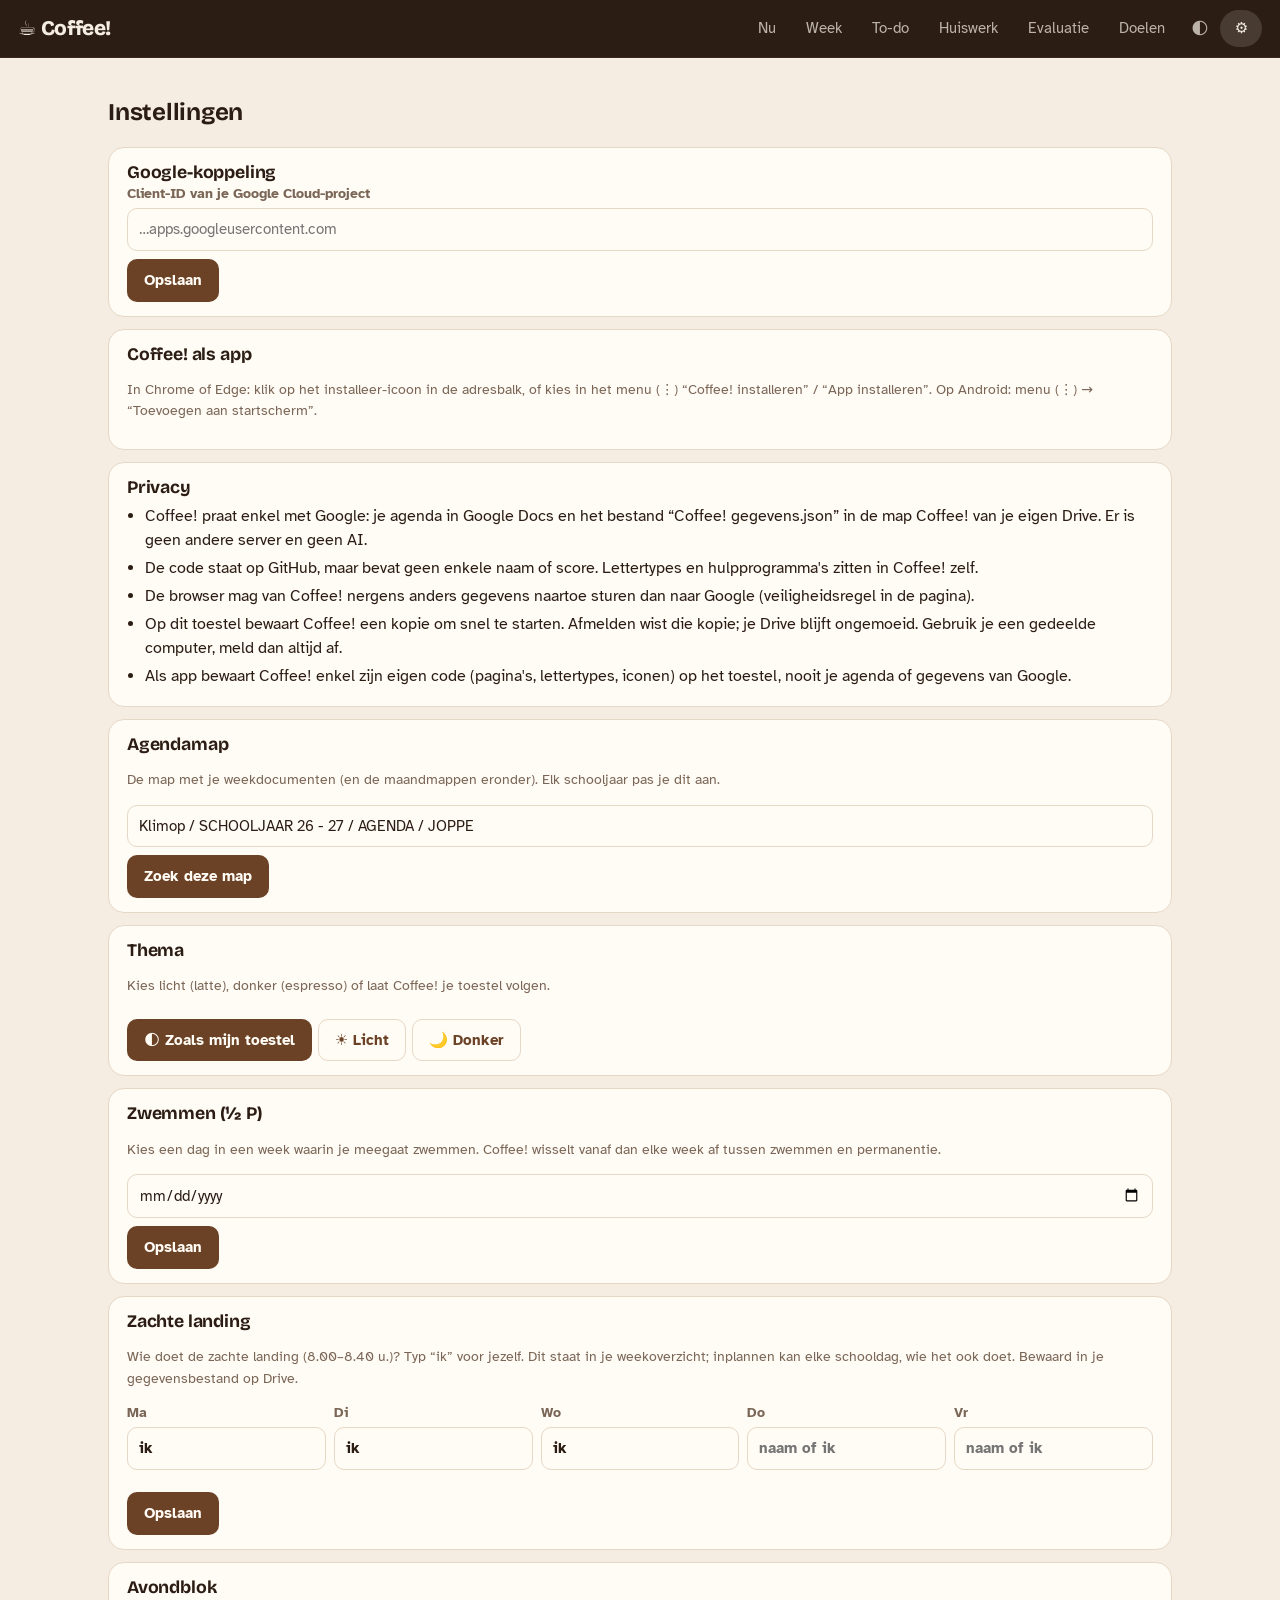
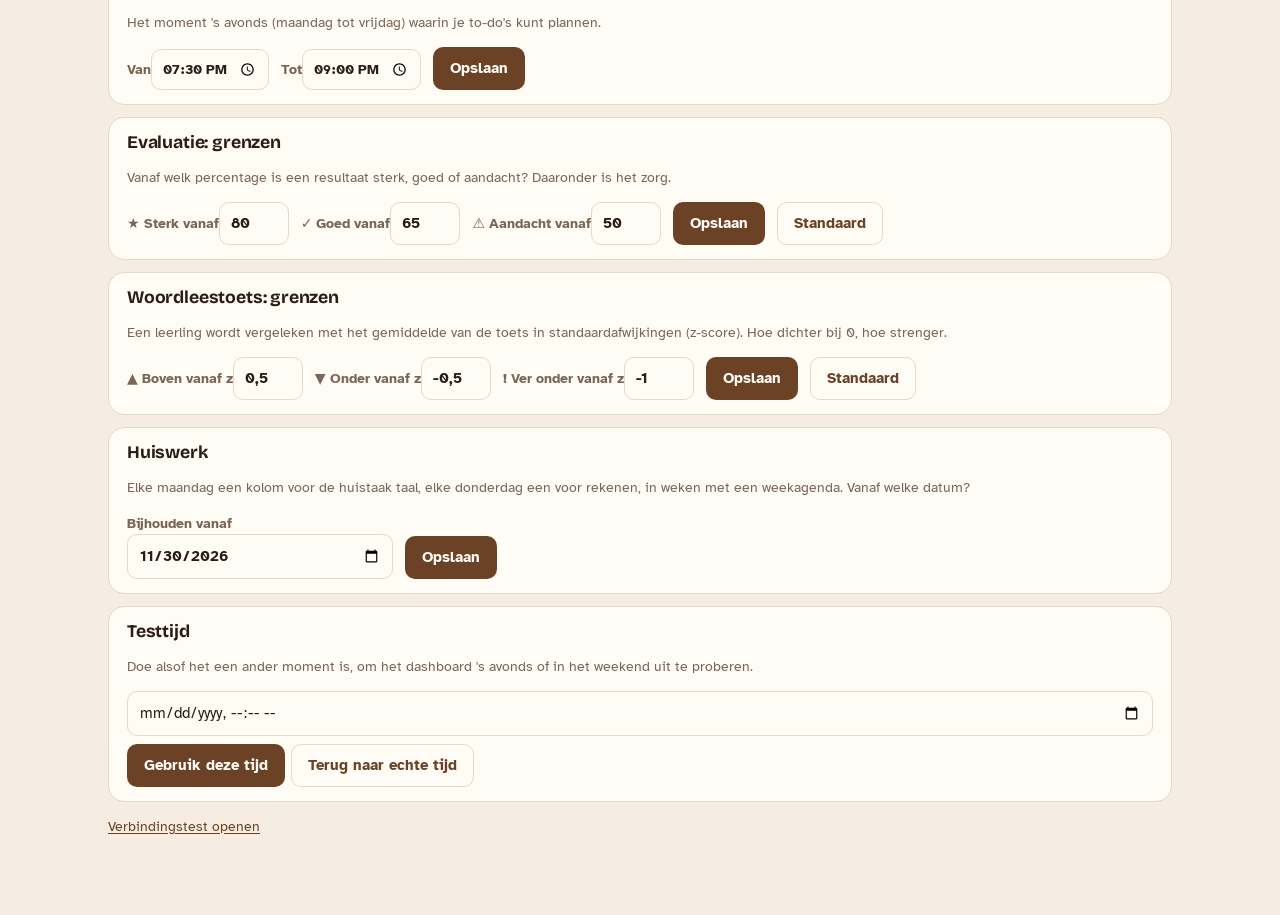
<file: index.html>
<!DOCTYPE html>
<html lang="nl">
<head>
<meta charset="utf-8">
<!-- Privacy: deze pagina mag enkel met Google (aanmelden, Drive, Docs) praten. Alle code en lettertypes komen van Coffee! zelf. -->
<meta http-equiv="Content-Security-Policy" content="default-src 'self'; script-src 'self' https://accounts.google.com/gsi/client; connect-src 'self' https://www.googleapis.com https://docs.googleapis.com https://accounts.google.com/gsi/; frame-src https://accounts.google.com/gsi/; style-src 'self' 'unsafe-inline' https://accounts.google.com/gsi/style; img-src 'self' data: https://*.googleusercontent.com; manifest-src 'self'; worker-src 'self'; font-src 'self'; object-src 'none'; base-uri 'self'; form-action 'none'">
<meta name="referrer" content="no-referrer">
<meta name="viewport" content="width=device-width, initial-scale=1, viewport-fit=cover">
<meta name="theme-color" content="#2B1D14">
<meta name="apple-mobile-web-app-capable" content="yes">
<meta name="mobile-web-app-capable" content="yes">
<meta name="apple-mobile-web-app-status-bar-style" content="black-translucent">
<meta name="apple-mobile-web-app-title" content="Coffee!">
<title>Coffee!</title>
<link rel="manifest" href="manifest.webmanifest">
<link rel="icon" type="image/png" href="icons/favicon-64.png">
<link rel="apple-touch-icon" href="icons/apple-touch-icon.png">
<link rel="stylesheet" href="css/app.css">
<script src="js/thema-vroeg.js"></script>
<script src="https://accounts.google.com/gsi/client" async defer></script>
<script type="module" src="js/app.js"></script>
</head>
<body>
<div id="app">
  <div class="startscherm koffie-laden" role="status">
    <svg class="koffiekop" width="180" height="180" viewBox="0 0 200 200" fill="none" xmlns="http://www.w3.org/2000/svg" overflow="visible" aria-hidden="true">
      <defs><clipPath id="kopOpening"><ellipse cx="96" cy="95" rx="43" ry="15"/></clipPath></defs>
      <!-- schotel -->
      <ellipse cx="98" cy="166" rx="68" ry="17" class="kk-schotel-onder"/>
      <ellipse cx="98" cy="163" rx="68" ry="16" class="kk-schotel" stroke-width="2.2"/>
      <ellipse cx="98" cy="162" rx="42" ry="9.5" class="kk-schotel-onder" opacity=".65"/>
      <!-- oor -->
      <path d="M 140 105 C 166 105, 166 142, 136 144" class="kk-lijn" stroke-width="11" stroke-linecap="round"/>
      <path d="M 140 105 C 166 105, 166 142, 136 144" class="kk-oor-binnen" stroke-width="7.5" stroke-linecap="round"/>
      <!-- kopje -->
      <path d="M 49 95 C 49 144, 68 164, 96 164 C 124 164, 143 144, 143 95 Z" class="kk-kop" stroke-width="2.2"/>
      <path d="M 122 97 C 122 141, 111 160, 96 163 C 123 163, 142 143, 142 95 Z" class="kk-schaduw" opacity=".55"/>
      <!-- rand en binnenkant -->
      <ellipse cx="96" cy="95" rx="47" ry="18" class="kk-rand" stroke-width="2.2"/>
      <ellipse cx="96" cy="95" rx="43" ry="15" class="kk-schaduw"/>
      <!-- koffie -->
      <g clip-path="url(#kopOpening)">
        <g class="kk-vloeistof">
          <ellipse cx="96" cy="96" rx="44" ry="16" class="kk-koffie"/>
          <ellipse cx="96" cy="99" rx="38" ry="11" class="kk-koffie-midden" opacity=".55"/>
          <ellipse cx="96" cy="96" rx="22" ry="7" class="kk-rimpel kk-rimpel-1"/>
          <ellipse cx="96" cy="96" rx="32" ry="10.5" class="kk-rimpel kk-rimpel-2"/>
        </g>
      </g>
      <ellipse cx="96" cy="95" rx="43" ry="15" class="kk-lijn" stroke-width="1.8"/>
      <!-- straal en stoom -->
      <line x1="96" y1="14" x2="96" y2="96" class="kk-straal" stroke-width="6" stroke-linecap="round"/>
      <path class="kk-stoom kk-stoom-links" d="M 84 74 C 77 62, 91 52, 84 38"/>
      <path class="kk-stoom kk-stoom-rechts" d="M 108 74 C 101 62, 115 52, 108 38"/>
    </svg>
    <p class="koffie-tekst">Koffie wordt gezet…</p>
  </div>
</div>
<noscript>Coffee! heeft JavaScript nodig.</noscript>
</body>
</html>
</file>
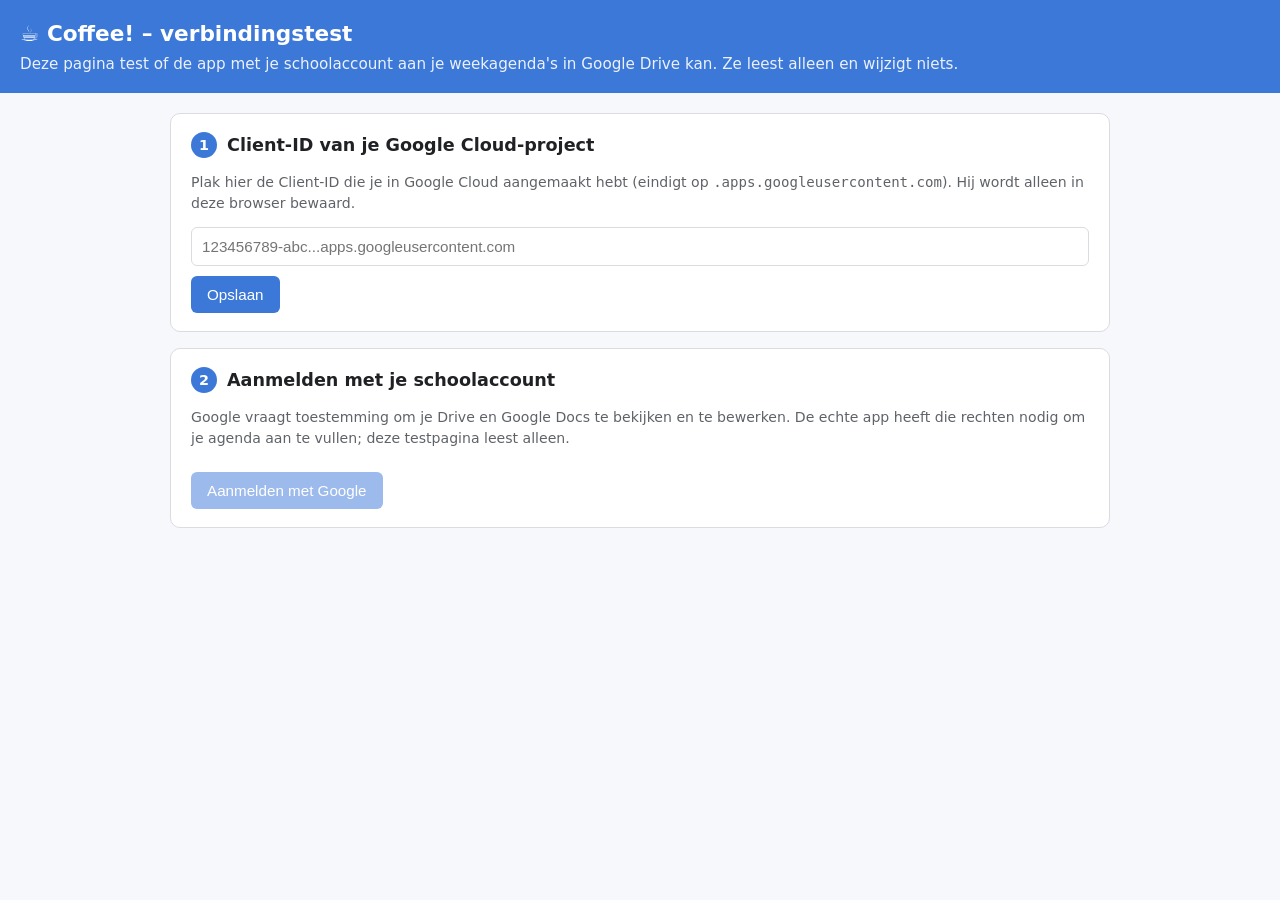
<file: test.html>
<!DOCTYPE html>
<html lang="nl">
<head>
<meta charset="utf-8">
<meta name="viewport" content="width=device-width, initial-scale=1">
<title>Coffee! – verbindingstest</title>
<script src="https://accounts.google.com/gsi/client" async defer></script>
<script src="js/vendor/jszip.min.js"></script>
<style>
  :root {
    --blauw: #3c78d8; --blauw-licht: #c9daf8; --geel: #fff2cc;
    --groen: #2e9e4f; --rood: #d93025; --grijs: #5f6368;
    --rand: #dadce0; --achtergrond: #f6f8fc;
  }
  * { box-sizing: border-box; }
  body { margin: 0; font-family: system-ui, -apple-system, "Segoe UI", Roboto, sans-serif;
         background: var(--achtergrond); color: #202124; line-height: 1.45; }
  header { background: var(--blauw); color: #fff; padding: 18px 20px; }
  header h1 { margin: 0; font-size: 1.35rem; }
  header p { margin: 4px 0 0; opacity: .9; font-size: .95rem; }
  main { max-width: 980px; margin: 0 auto; padding: 20px; }
  .kaart { background: #fff; border: 1px solid var(--rand); border-radius: 10px;
           padding: 18px 20px; margin-bottom: 16px; }
  .kaart h2 { margin: 0 0 10px; font-size: 1.1rem; display: flex; gap: 10px; align-items: center; }
  .nr { background: var(--blauw); color: #fff; border-radius: 50%; width: 26px; height: 26px;
        display: inline-flex; align-items: center; justify-content: center; font-size: .9rem; flex: none; }
  .nr.ok { background: var(--groen); }
  input[type=text] { width: 100%; padding: 10px; border: 1px solid var(--rand); border-radius: 6px; font-size: .95rem; }
  button { background: var(--blauw); color: #fff; border: 0; border-radius: 6px; padding: 10px 16px;
           font-size: .95rem; cursor: pointer; margin-top: 10px; }
  button.secundair { background: #fff; color: var(--blauw); border: 1px solid var(--blauw); }
  button:disabled { opacity: .5; cursor: default; }
  .melding { padding: 10px 12px; border-radius: 6px; margin-top: 10px; font-size: .95rem; }
  .melding.ok { background: #e6f4ea; color: #137333; }
  .melding.fout { background: #fce8e6; color: #a50e0e; }
  .melding.info { background: #e8f0fe; color: #174ea6; }
  .klein { color: var(--grijs); font-size: .88rem; }
  ul.docs { list-style: none; padding: 0; margin: 10px 0 0; }
  ul.docs li { display: flex; justify-content: space-between; gap: 10px; align-items: center;
               padding: 8px 10px; border-bottom: 1px solid var(--rand); }
  ul.docs li:hover { background: var(--achtergrond); }
  ul.docs button { margin: 0; padding: 6px 12px; font-size: .85rem; }
  .dag h3 { background: var(--blauw); color: #fff; margin: 18px 0 0; padding: 8px 12px;
            border-radius: 6px 6px 0 0; font-size: 1rem; }
  table { width: 100%; border-collapse: collapse; font-size: .9rem; background: #fff; }
  td, th { border: 1px solid var(--rand); padding: 6px 8px; vertical-align: top; text-align: left; }
  th { background: #e8eefb; }
  td.uur { white-space: nowrap; color: var(--grijs); width: 1%; }
  td.vak { font-weight: 600; width: 1%; white-space: nowrap; }
  tr.blok td { background: var(--blauw-licht); }
  tr.perm td { background: var(--geel); }
  .label { display: inline-block; font-size: .75rem; padding: 1px 7px; border-radius: 10px;
           margin: 2px 4px 2px 0; font-weight: 600; }
  .label.p { background: #f9ab00; color: #000; }
  .label.therapie { background: #e6f4ea; color: var(--groen); }
  .label.herinnering { background: #fce8e6; color: var(--rood); }
  .label.link { background: #e8f0fe; color: #174ea6; }
  .verborgen { display: none; }
  details { margin-top: 10px; }
  pre { white-space: pre-wrap; font-size: .8rem; background: var(--achtergrond); padding: 10px; border-radius: 6px; }
</style>
</head>
<body>
<header>
  <h1>☕ Coffee! – verbindingstest</h1>
  <p>Deze pagina test of de app met je schoolaccount aan je weekagenda's in Google Drive kan. Ze leest alleen en wijzigt niets.</p>
</header>

<main>
  <!-- Stap 1: client-ID -->
  <section class="kaart" id="stap1">
    <h2><span class="nr" id="nr1">1</span> Client-ID van je Google Cloud-project</h2>
    <p class="klein">Plak hier de Client-ID die je in Google Cloud aangemaakt hebt (eindigt op <code>.apps.googleusercontent.com</code>). Hij wordt alleen in deze browser bewaard.</p>
    <input type="text" id="clientId" placeholder="123456789-abc...apps.googleusercontent.com" autocomplete="off">
    <button id="bewaarId">Opslaan</button>
    <div id="idMelding"></div>
  </section>

  <!-- Stap 2: aanmelden -->
  <section class="kaart" id="stap2">
    <h2><span class="nr" id="nr2">2</span> Aanmelden met je schoolaccount</h2>
    <p class="klein">Google vraagt toestemming om je Drive en Google Docs te bekijken en te bewerken. De echte app heeft die rechten nodig om je agenda aan te vullen; deze testpagina leest alleen.</p>
    <button id="aanmelden" disabled>Aanmelden met Google</button>
    <button id="afmelden" class="secundair verborgen">Afmelden</button>
    <div id="aanmeldMelding"></div>
  </section>

  <!-- Stap 3: agendamap -->
  <section class="kaart verborgen" id="stap3">
    <h2><span class="nr" id="nr3">3</span> Je agendamap</h2>
    <p class="klein">Het pad naar je eigen agendamap, met de gedeelde drive als eerste deel. Scheid de delen met een <code>/</code>.</p>
    <input type="text" id="mapPad" autocomplete="off">
    <button id="zoekMap">Zoek deze map</button>
    <button id="bladerMap" class="secundair">Zelf bladeren</button>
    <div id="mapMelding"></div>
    <div id="bladeren" class="verborgen">
      <div class="klein" id="kruimelpad"></div>
      <ul class="docs" id="mappenLijst"></ul>
    </div>
  </section>

  <!-- Stap 4: weekdocumenten -->
  <section class="kaart verborgen" id="stap4">
    <h2><span class="nr" id="nr4">4</span> Je weekdocumenten</h2>
    <p class="klein">Alle Google Docs en Word-bestanden in je agendamap en de maandmappen eronder, meest recent gewijzigd eerst.</p>
    <div id="docsMelding"></div>
    <ul class="docs" id="docsLijst"></ul>
  </section>

  <!-- Stap 5: uitgelezen week -->
  <section class="kaart verborgen" id="stap5">
    <h2><span class="nr" id="nr5">5</span> Zo leest Coffee! je week</h2>
    <p class="klein">Lesuren, vakken en lesonderwerpen uit de tabellen. Gele rijen = permanentie, groene labels = therapie, rode labels = herinneringen.</p>
    <div id="weekMelding"></div>
    <div id="weekInhoud"></div>
  </section>
</main>

<script>
"use strict";

// ---------- Instellingen ----------
const SCOPES = [
  "https://www.googleapis.com/auth/drive",
  "https://www.googleapis.com/auth/documents"
].join(" ");
const OPSLAG_SLEUTEL = "lkd_client_id";
const MAP_SLEUTEL = "coffee_agendamap";          // { id, pad }
const STANDAARD_PAD = "Klimop / SCHOOLJAAR 26 - 27 / AGENDA / JOPPE";
const MAP_TYPE = "application/vnd.google-apps.folder";
const DOC_TYPE = "application/vnd.google-apps.document";
const DOCX_TYPE = "application/vnd.openxmlformats-officedocument.wordprocessingml.document";

let tokenClient = null;
let accessToken = null;

// ---------- Hulpfuncties ----------
const $ = (id) => document.getElementById(id);

function melding(doelId, soort, tekst) {
  const el = $(doelId);
  el.replaceChildren();
  if (!tekst) return;
  const div = document.createElement("div");
  div.className = "melding " + soort;
  div.textContent = tekst;
  el.appendChild(div);
}

function maak(tag, klasse, tekst) {
  const el = document.createElement(tag);
  if (klasse) el.className = klasse;
  if (tekst !== undefined) el.textContent = tekst;
  return el;
}

function stapOk(nr) { $("nr" + nr).classList.add("ok"); $("nr" + nr).textContent = "✓"; }

async function api(url) {
  const r = await fetch(url, { headers: { Authorization: "Bearer " + accessToken } });
  if (!r.ok) {
    let detail = "";
    try { detail = (await r.json()).error.message; } catch (e) { /* geen JSON */ }
    const fout = new Error(detail || ("HTTP " + r.status));
    fout.status = r.status;
    throw fout;
  }
  return r.json();
}

async function apiPost(url, body) {
  const r = await fetch(url, {
    method: "POST",
    headers: { Authorization: "Bearer " + accessToken, "Content-Type": "application/json" },
    body: JSON.stringify(body)
  });
  if (!r.ok) {
    let detail = "";
    try { detail = (await r.json()).error.message; } catch (e) { /* geen JSON */ }
    const fout = new Error(detail || ("HTTP " + r.status));
    fout.status = r.status;
    throw fout;
  }
  return r.json();
}

function vertaalApiFout(e) {
  const t = String(e.message || e);
  if (/has not been used in project|is disabled/i.test(t)) {
    return "De Google Drive API of Google Docs API staat nog niet aan in je Cloud-project (zie handleiding, deel B stap 3). Technisch: " + t;
  }
  if (e.status === 401) return "Je aanmelding is verlopen. Meld je opnieuw aan.";
  if (e.status === 403) return "Google weigert de toegang (403). Technisch: " + t;
  return "Er liep iets mis: " + t;
}

// ---------- Stap 1: client-ID ----------
function initClientId() {
  const bewaard = localStorage.getItem(OPSLAG_SLEUTEL) || "";
  $("clientId").value = bewaard;
  if (bewaard) { stapOk(1); }
  $("bewaarId").addEventListener("click", () => {
    const id = $("clientId").value.trim();
    if (!/\.apps\.googleusercontent\.com$/.test(id)) {
      melding("idMelding", "fout", "Dit lijkt geen geldige Client-ID. Hij moet eindigen op .apps.googleusercontent.com.");
      return;
    }
    localStorage.setItem(OPSLAG_SLEUTEL, id);
    melding("idMelding", "ok", "Opgeslagen.");
    stapOk(1);
    maakTokenClient();
  });
}

// ---------- Stap 2: aanmelden ----------
function maakTokenClient() {
  const id = localStorage.getItem(OPSLAG_SLEUTEL);
  if (!id || !window.google || !google.accounts || !google.accounts.oauth2) return;
  tokenClient = google.accounts.oauth2.initTokenClient({
    client_id: id,
    scope: SCOPES,
    callback: onToken,
    error_callback: (err) => {
      if (err && err.type === "popup_closed") {
        melding("aanmeldMelding", "info", "Het aanmeldvenster werd gesloten voor je klaar was. Probeer opnieuw.");
      } else if (err && err.type === "popup_failed_to_open") {
        melding("aanmeldMelding", "fout", "Het aanmeldvenster kon niet openen. Sta pop-ups toe voor deze pagina en probeer opnieuw.");
      } else {
        melding("aanmeldMelding", "fout", "Aanmelden mislukt: " + (err && (err.message || err.type)));
      }
    }
  });
  $("aanmelden").disabled = false;
}

async function onToken(resp) {
  if (resp.error) {
    melding("aanmeldMelding", "fout", "Aanmelden mislukt (" + resp.error + "). " + (resp.error_description || ""));
    return;
  }
  if (!google.accounts.oauth2.hasGrantedAllScopes(resp, ...SCOPES.split(" "))) {
    melding("aanmeldMelding", "fout", "Je gaf niet alle toestemmingen. Meld je opnieuw aan en vink zowel Drive als Docs aan.");
    return;
  }
  accessToken = resp.access_token;
  try {
    const over = await api("https://www.googleapis.com/drive/v3/about?fields=user(displayName,emailAddress)");
    melding("aanmeldMelding", "ok", "Aangemeld als " + over.user.displayName + " (" + over.user.emailAddress + "). De verbinding werkt!");
    stapOk(2);
    $("aanmelden").classList.add("verborgen");
    $("afmelden").classList.remove("verborgen");
    startMapKeuze();
  } catch (e) {
    melding("aanmeldMelding", "fout", vertaalApiFout(e));
  }
}

function initAanmelden() {
  $("aanmelden").addEventListener("click", () => {
    if (!tokenClient) maakTokenClient();
    if (tokenClient) tokenClient.requestAccessToken({ prompt: "" });
  });
  $("afmelden").addEventListener("click", () => {
    if (accessToken) google.accounts.oauth2.revoke(accessToken, () => {});
    accessToken = null;
    location.reload();
  });
  // Wacht tot de Google-bibliotheek geladen is
  const wacht = setInterval(() => {
    if (window.google && google.accounts && google.accounts.oauth2) {
      clearInterval(wacht);
      maakTokenClient();
    }
  }, 200);
}

// ---------- Stap 3: agendamap kiezen ----------
const gelijk = (a, b) => a.replace(/\s+/g, " ").trim().toLowerCase() === b.replace(/\s+/g, " ").trim().toLowerCase();

async function lijstAlles(q, velden) {
  const alles = [];
  let pageToken = "";
  do {
    const params = new URLSearchParams({
      q, pageSize: "200", fields: "nextPageToken,files(" + velden + ")",
      supportsAllDrives: "true", includeItemsFromAllDrives: "true", corpora: "allDrives"
    });
    if (pageToken) params.set("pageToken", pageToken);
    const res = await api("https://www.googleapis.com/drive/v3/files?" + params);
    alles.push(...(res.files || []));
    pageToken = res.nextPageToken || "";
  } while (pageToken);
  return alles;
}

async function gedeeldeDrives() {
  const res = await api("https://www.googleapis.com/drive/v3/drives?pageSize=100&fields=drives(id,name)");
  return res.drives || [];
}

async function submappen(id) {
  const mappen = await lijstAlles("'" + id + "' in parents and mimeType = '" + MAP_TYPE + "' and trashed = false", "id,name");
  return mappen.sort((a, b) => a.name.localeCompare(b.name, "nl"));
}

function bewaarMap(id, pad) {
  localStorage.setItem(MAP_SLEUTEL, JSON.stringify({ id, pad }));
  melding("mapMelding", "ok", "Agendamap gekozen: " + pad);
  $("bladeren").classList.add("verborgen");
  stapOk(3);
  zoekWeekdocumenten(id);
}

function startMapKeuze() {
  $("stap3").classList.remove("verborgen");
  let bewaard = null;
  try { bewaard = JSON.parse(localStorage.getItem(MAP_SLEUTEL) || "null"); } catch (e) { /* leeg */ }
  $("mapPad").value = bewaard ? bewaard.pad : STANDAARD_PAD;
  $("zoekMap").onclick = () => zoekPad($("mapPad").value);
  $("bladerMap").onclick = () => toonBladeren(null, []);
  if (bewaard) bewaarMap(bewaard.id, bewaard.pad);
  else zoekPad(STANDAARD_PAD);
}

async function zoekPad(pad) {
  const delen = pad.split("/").map(d => d.trim()).filter(Boolean);
  if (!delen.length) return;
  melding("mapMelding", "info", "Bezig met zoeken naar " + delen.join(" / ") + "…");
  try {
    let huidig;
    const drives = await gedeeldeDrives();
    const drive = drives.find(d => gelijk(d.name, delen[0]));
    if (drive) huidig = drive.id;
    else if (gelijk(delen[0], "Mijn Drive") || gelijk(delen[0], "My Drive")) huidig = "root";
    else {
      melding("mapMelding", "fout", "Ik vind geen gedeelde drive met de naam \"" + delen[0] + "\". Gevonden gedeelde drives: " +
        (drives.map(d => d.name).join(", ") || "geen") + ". Je kunt ook zelf bladeren.");
      return;
    }
    for (const deel of delen.slice(1)) {
      const kandidaten = await submappen(huidig);
      const volgende = kandidaten.find(m => gelijk(m.name, deel));
      if (!volgende) {
        melding("mapMelding", "fout", "Map \"" + deel + "\" niet gevonden. Wel aanwezig: " +
          (kandidaten.map(m => m.name).join(", ") || "geen mappen") + ". Pas het pad aan of blader zelf.");
        return;
      }
      huidig = volgende.id;
    }
    bewaarMap(huidig, delen.join(" / "));
  } catch (e) {
    melding("mapMelding", "fout", vertaalApiFout(e));
  }
}

async function toonBladeren(map, pad) {
  // map = null → overzicht van de drives; anders { id, name }
  $("bladeren").classList.remove("verborgen");
  const lijst = $("mappenLijst");
  lijst.replaceChildren(maak("li", "klein", "Laden…"));
  const kruimel = $("kruimelpad");
  kruimel.replaceChildren();
  const top = maak("a", "", "Drives");
  top.href = "#"; top.onclick = (ev) => { ev.preventDefault(); toonBladeren(null, []); };
  kruimel.appendChild(top);
  pad.forEach((p, i) => {
    kruimel.append(" / ");
    const a = maak("a", "", p.name);
    a.href = "#"; a.onclick = (ev) => { ev.preventDefault(); toonBladeren(p, pad.slice(0, i + 1)); };
    kruimel.appendChild(a);
  });
  try {
    let items;
    if (!map) {
      items = [{ id: "root", name: "Mijn Drive" }].concat(await gedeeldeDrives());
    } else {
      items = await submappen(map.id);
    }
    lijst.replaceChildren();
    if (map) {
      const kies = maak("li");
      const knop = maak("button", "", "Gebruik deze map: " + map.name);
      knop.onclick = () => {
        const tekst = pad.map(p => p.name).join(" / ");
        $("mapPad").value = tekst;
        bewaarMap(map.id, tekst);
      };
      kies.appendChild(knop);
      lijst.appendChild(kies);
    }
    if (!items.length) lijst.appendChild(maak("li", "klein", "Geen submappen."));
    for (const it of items) {
      const li = maak("li");
      li.appendChild(maak("div", "", "📁 " + it.name));
      const open = maak("button", "secundair", "Openen");
      open.onclick = () => toonBladeren(it, pad.concat([it]));
      li.appendChild(open);
      lijst.appendChild(li);
    }
  } catch (e) {
    lijst.replaceChildren();
    melding("mapMelding", "fout", vertaalApiFout(e));
  }
}

// ---------- Stap 4: weekdocumenten in de agendamap ----------
async function zoekWeekdocumenten(mapId) {
  $("stap4").classList.remove("verborgen");
  $("docsLijst").replaceChildren();
  melding("docsMelding", "info", "Bezig met zoeken in je agendamap…");
  try {
    const maanden = await submappen(mapId);
    const bronnen = [{ id: mapId, name: "(agendamap zelf)" }].concat(maanden);
    const perMap = await Promise.all(bronnen.map(async (m) => {
      const docs = await lijstAlles("'" + m.id + "' in parents and (mimeType = '" + DOC_TYPE + "' or mimeType = '" + DOCX_TYPE +
        "') and trashed = false", "id,name,modifiedTime,mimeType");
      return docs.map(d => Object.assign(d, { map: m.name, mapId: m.id }));
    }));
    const files = perMap.flat().sort((a, b) => b.modifiedTime.localeCompare(a.modifiedTime));
    const lijst = $("docsLijst");
    if (!files.length) {
      melding("docsMelding", "fout", "Geen Google Docs of Word-bestanden gevonden in deze map of de " + maanden.length + " submappen eronder.");
      return;
    }
    melding("docsMelding", "ok", files.length + " document(en) gevonden in " + maanden.length + " maandmap(pen). Klik op \"Uitlezen\" bij een week.");
    stapOk(4);
    for (const f of files) {
      const li = maak("li");
      const links = maak("div");
      links.appendChild(maak("div", "", f.name));
      const datum = new Date(f.modifiedTime).toLocaleString("nl-BE", { dateStyle: "medium", timeStyle: "short" });
      links.appendChild(maak("div", "klein", (f.mimeType === DOCX_TYPE ? "Word · " : "Google Docs · ") + "map: " + f.map + " · gewijzigd " + datum));
      const knoppen = maak("div");
      const knop = maak("button", "", "Uitlezen");
      knop.addEventListener("click", () => leesWeek(f));
      knoppen.appendChild(knop);
      if (f.mimeType === DOCX_TYPE) {
        const omzet = maak("button", "secundair", "Omzetten naar Google Docs");
        omzet.style.marginLeft = "6px";
        omzet.addEventListener("click", () => zetOm(f, omzet));
        knoppen.appendChild(omzet);
      }
      li.append(links, knoppen);
      lijst.appendChild(li);
    }
  } catch (e) {
    melding("docsMelding", "fout", vertaalApiFout(e));
  }
}

// ---------- Stap 5: een week uitlezen ----------
const DAGEN = /^(MAANDAG|DINSDAG|WOENSDAG|DONDERDAG|VRIJDAG|ZATERDAG|ZONDAG)\b/i;
const W_NS = "http://schemas.openxmlformats.org/wordprocessingml/2006/main";
const R_NS = "http://schemas.openxmlformats.org/officeDocument/2006/relationships";

function kleurUitRGB(r, g, b) {
  if (g > 0.45 && r < 0.6 && g > r + 0.15 && g > b + 0.15) return "groen";
  if (r > 0.6 && g < 0.35 && b < 0.35) return "rood";
  return null;
}

function kleurSoort(style) {
  const c = style && style.foregroundColor && style.foregroundColor.color && style.foregroundColor.color.rgbColor;
  if (!c) return null;
  return kleurUitRGB(c.red || 0, c.green || 0, c.blue || 0);
}

function kleurUitHex(hex) {
  if (!hex || !/^[0-9a-f]{6}$/i.test(hex)) return null;
  const n = parseInt(hex, 16);
  return kleurUitRGB((n >> 16 & 255) / 255, (n >> 8 & 255) / 255, (n & 255) / 255);
}

// regels = [{ tekst, kleur: { groen: "...", rood: "..." } }]
function maakCelInhoud(regels, links) {
  const gekleurd = (k) => regels.map(r => (r.kleur[k] || "").replace(/\s+/g, " ").trim()).filter(Boolean);
  return { tekst: regels.map(r => r.tekst).join("\n").trim(), groen: gekleurd("groen"), rood: gekleurd("rood"), links };
}

function leesUren(tekst) {
  const m = [...tekst.matchAll(/(\d{1,2})[.:u](\d{2})/g)].map(x => x[1].padStart(2, "0") + ":" + x[2]);
  return m.length ? m[0] + (m[1] ? "–" + m[1] : "") : tekst.replace(/\s+/g, " ").trim();
}

// Gemeenschappelijk: zet de rijen van een dagtabel om naar lesuren en blokken.
// rijen = [[{ span, inhoud:{tekst,groen,rood,links} }, ...], ...]
function verwerkDagtabel(rijen, dag) {
  if (!rijen.length || !rijen[0].length) return false;
  if (!rijen[0][0].inhoud.tekst.toLowerCase().startsWith("uur")) return false;  // geen dagtabel
  const leeg = { tekst: "", groen: [], rood: [], links: [] };
  for (const cellen of rijen.slice(1)) {
    if (!cellen.length) continue;
    const uur = leesUren(cellen[0].inhoud.tekst);
    const tweede = cellen[1];
    if (!tweede || tweede.span > 1 || cellen.length < 3) {
      // samengevoegde rij: pauze, vast uur of permanentie
      const c = tweede ? tweede.inhoud : leeg;
      const isP = /\(\s*(½|1\/2)?\s*P\s*\)/i.test(c.tekst);
      const halfP = /\(\s*(½|1\/2)\s*P\s*\)/i.test(c.tekst);
      dag.rijen.push({ soort: isP ? "perm" : "blok", uur, titel: c.tekst.split("\n")[0].trim(),
                       halfP, groen: c.groen, rood: c.rood, links: c.links });
    } else {
      const vak = cellen[1].inhoud.tekst.replace(/-\s*\n\s*/g, "").replace(/\s+/g, " ").trim();
      const inhoud = cellen[2] ? cellen[2].inhoud : leeg;
      const materiaal = cellen[3] ? cellen[3].inhoud : leeg;
      const m = inhoud.tekst.match(/Lesonderwerp:[ \t]*([^\n]*)/i);
      const onderwerp = m ? m[1] : (inhoud.tekst.split("\n").find(l => l.trim()) || "");
      const dm = inhoud.tekst.match(/Doelen:[ \t]*([\s\S]*?)(?:\n\s*Verloop:|$)/i);
      const doelen = dm ? dm[1].split("\n").map(x => x.trim()).filter(Boolean) : [];
      dag.rijen.push({
        soort: "les", uur, vak, onderwerp: onderwerp.trim(), doelen,
        materiaal: materiaal.tekst.split("\n").map(x => x.trim()).filter(Boolean),
        groen: inhoud.groen.concat(materiaal.groen), rood: inhoud.rood.concat(materiaal.rood),
        links: inhoud.links.concat(materiaal.links)
      });
    }
  }
  return true;
}

// ----- Variant 1: echte Google Docs (Docs API) -----
function leesCel(cel) {
  const regels = [];
  const links = [];
  (function loop(content) {
    for (const el of content || []) {
      if (el.paragraph) {
        let tekst = "";
        const kleur = {};
        for (const pe of el.paragraph.elements || []) {
          const tr = pe.textRun;
          if (tr) {
            tekst += tr.content;
            const k = kleurSoort(tr.textStyle);
            if (k) kleur[k] = (kleur[k] || "") + tr.content;
            if (tr.textStyle && tr.textStyle.link && tr.textStyle.link.url) links.push(tr.textStyle.link.url);
          }
          if (pe.richLink && pe.richLink.richLinkProperties) {
            const rp = pe.richLink.richLinkProperties;
            tekst += rp.title || "";
            if (rp.uri) links.push(rp.uri);
          }
        }
        regels.push({ tekst: tekst.replace(/\n$/, ""), kleur });
      } else if (el.table) {
        for (const rij of el.table.tableRows || []) for (const c of rij.tableCells || []) loop(c.content);
      }
    }
  })(cel.content);
  return maakCelInhoud(regels, links);
}

function verzamelDagen(doc) {
  const dagen = [];
  let huidigeDag = null;
  function bezoek(elementen) {
    for (const el of elementen || []) {
      if (el.paragraph) {
        const t = (el.paragraph.elements || []).map(pe => (pe.textRun && pe.textRun.content) || "").join("").trim();
        if (DAGEN.test(t) && t.split(/\s+/).length > 1) {
          huidigeDag = { titel: t, rijen: [] };
          dagen.push(huidigeDag);
        }
      } else if (el.table) {
        const rijen = (el.table.tableRows || []).map(r => (r.tableCells || []).map(c => ({
          span: (c.tableCellStyle && c.tableCellStyle.columnSpan) || 1, inhoud: leesCel(c)
        })));
        const doel = huidigeDag || { titel: "(dag onbekend)", rijen: [] };
        if (verwerkDagtabel(rijen, doel) && !huidigeDag) { huidigeDag = doel; dagen.push(doel); }
      }
    }
  }
  bezoek(doc.body && doc.body.content);
  if (!dagen.length && doc.tabs) {
    (function tabs(lijst) {
      for (const t of lijst || []) {
        if (t.documentTab && t.documentTab.body) bezoek(t.documentTab.body.content);
        tabs(t.childTabs);
      }
    })(doc.tabs);
  }
  return dagen;
}

// ----- Variant 2: Word-bestanden (.docx) op Drive -----
const kinderen = (el, naam) => Array.from(el.childNodes).filter(n => n.nodeType === 1 && n.namespaceURI === W_NS && n.localName === naam);
const wAttr = (el, naam) => el ? (el.getAttributeNS(W_NS, naam) || el.getAttribute("w:" + naam)) : null;

function docxParagraaf(p, rels) {
  let tekst = "";
  const kleur = {};
  const links = [];
  (function loop(el, link) {
    for (const n of Array.from(el.childNodes)) {
      if (n.nodeType !== 1) continue;
      const naam = n.localName;
      if (naam === "hyperlink") {
        const rid = n.getAttributeNS(R_NS, "id") || n.getAttribute("r:id");
        const url = rid && rels[rid];
        if (url) links.push(url);
        loop(n, url);
      } else if (naam === "r") {
        let runTekst = "";
        for (const c of Array.from(n.childNodes)) {
          if (c.nodeType !== 1) continue;
          if (c.localName === "t") runTekst += c.textContent;
          else if (c.localName === "tab") runTekst += "\t";
          else if (c.localName === "br" || c.localName === "cr") runTekst += "\n";
          else if (c.localName === "instrText") {
            const m = c.textContent.match(/HYPERLINK\s+"([^"]+)"/);
            if (m) links.push(m[1]);
          }
        }
        const rPr = kinderen(n, "rPr")[0];
        const kleurEl = rPr && kinderen(rPr, "color")[0];
        const k = kleurUitHex(wAttr(kleurEl, "val"));
        if (k) kleur[k] = (kleur[k] || "") + runTekst;
        tekst += runTekst;
      } else if (naam === "smartTag" || naam === "ins" || naam === "fldSimple" || naam === "sdt" || naam === "sdtContent" || naam === "customXml") {
        if (naam === "fldSimple") {
          const m = (wAttr(n, "instr") || "").match(/HYPERLINK\s+"([^"]+)"/);
          if (m) links.push(m[1]);
        }
        loop(n, link);
      }
    }
  })(p, null);
  return { tekst, kleur, links };
}

function docxCel(tc, rels) {
  const regels = [];
  const links = [];
  (function loop(el) {
    for (const n of Array.from(el.childNodes)) {
      if (n.nodeType !== 1 || n.namespaceURI !== W_NS) continue;
      if (n.localName === "p") {
        const r = docxParagraaf(n, rels);
        regels.push({ tekst: r.tekst, kleur: r.kleur });
        links.push(...r.links);
      } else if (n.localName === "tbl") {
        for (const tr of kinderen(n, "tr")) for (const c of kinderen(tr, "tc")) loop(c);
      } else if (n.localName === "sdt" || n.localName === "sdtContent" || n.localName === "customXml") {
        loop(n);
      }
    }
  })(tc);
  return maakCelInhoud(regels, links);
}

function docxCellen(tr) {
  // cellen kunnen in sdt/customXml verpakt zitten
  const uit = [];
  (function loop(el) {
    for (const n of Array.from(el.childNodes)) {
      if (n.nodeType !== 1 || n.namespaceURI !== W_NS) continue;
      if (n.localName === "tc") uit.push(n);
      else if (n.localName === "sdt" || n.localName === "sdtContent" || n.localName === "customXml") loop(n);
    }
  })(tr);
  return uit;
}

function docxRijen(tbl) {
  const rijen = [];
  (function loop(el) {
    for (const n of Array.from(el.childNodes)) {
      if (n.nodeType !== 1 || n.namespaceURI !== W_NS) continue;
      if (n.localName === "tr") rijen.push(n);
      else if (n.localName === "sdt" || n.localName === "sdtContent" || n.localName === "customXml") loop(n);
    }
  })(tbl);
  return rijen;
}

function verzamelDagenDocx(documentXml, relsXml) {
  const parser = new DOMParser();
  const doc = parser.parseFromString(documentXml, "application/xml");
  const rels = {};
  if (relsXml) {
    const rd = parser.parseFromString(relsXml, "application/xml");
    for (const r of Array.from(rd.getElementsByTagName("Relationship"))) {
      if (/hyperlink$/.test(r.getAttribute("Type") || "")) rels[r.getAttribute("Id")] = r.getAttribute("Target");
    }
  }
  const body = doc.getElementsByTagNameNS(W_NS, "body")[0];
  const dagen = [];
  let huidigeDag = null;
  (function bezoek(el) {
    for (const n of Array.from(el.childNodes)) {
      if (n.nodeType !== 1 || n.namespaceURI !== W_NS) continue;
      if (n.localName === "p") {
        const t = docxParagraaf(n, rels).tekst.trim();
        if (DAGEN.test(t) && t.split(/\s+/).length > 1) {
          huidigeDag = { titel: t, rijen: [] };
          dagen.push(huidigeDag);
        }
      } else if (n.localName === "tbl") {
        const rijen = docxRijen(n).map(tr => docxCellen(tr).map(tc => {
          const tcPr = kinderen(tc, "tcPr")[0];
          const gs = tcPr && kinderen(tcPr, "gridSpan")[0];
          return { span: parseInt(wAttr(gs, "val") || "1", 10), inhoud: docxCel(tc, rels) };
        }));
        const doel = huidigeDag || { titel: "(dag onbekend)", rijen: [] };
        if (verwerkDagtabel(rijen, doel) && !huidigeDag) { huidigeDag = doel; dagen.push(doel); }
      } else if (n.localName === "sdt" || n.localName === "sdtContent" || n.localName === "customXml") {
        bezoek(n);
      }
    }
  })(body);
  return dagen;
}

async function leesDocx(fileId) {
  const r = await fetch("https://www.googleapis.com/drive/v3/files/" + fileId + "?alt=media&supportsAllDrives=true",
    { headers: { Authorization: "Bearer " + accessToken } });
  if (!r.ok) { const e = new Error("Downloaden mislukt (HTTP " + r.status + ")"); e.status = r.status; throw e; }
  const zip = await JSZip.loadAsync(await r.arrayBuffer());
  const documentXml = await zip.file("word/document.xml").async("string");
  const relsBestand = zip.file("word/_rels/document.xml.rels");
  const relsXml = relsBestand ? await relsBestand.async("string") : "";
  return verzamelDagenDocx(documentXml, relsXml);
}

async function leesWeek(f) {
  $("stap5").classList.remove("verborgen");
  $("weekInhoud").replaceChildren();
  melding("weekMelding", "info", "Bezig met uitlezen van \"" + f.name + "\"…");
  $("stap5").scrollIntoView({ behavior: "smooth" });
  try {
    let dagen, doc = null;
    if (f.mimeType === DOCX_TYPE) {
      dagen = await leesDocx(f.id);
    } else {
      doc = await api("https://docs.googleapis.com/v1/documents/" + f.id);
      dagen = verzamelDagen(doc);
    }
    if (!dagen.length) {
      melding("weekMelding", "fout", "Het document kon geopend worden, maar ik vond geen dagtabellen.");
      return;
    }
    const aantalLessen = dagen.reduce((n, d) => n + d.rijen.filter(r => r.soort === "les").length, 0);
    melding("weekMelding", "ok", "\"" + f.name + "\" (" + (f.mimeType === DOCX_TYPE ? "Word" : "Google Docs") + "): " +
      dagen.length + " dagen en " + aantalLessen + " lesuren uitgelezen.");
    stapOk(5);
    toonWeek(dagen);
    toonTechnisch(f, dagen);
  } catch (e) {
    melding("weekMelding", "fout", vertaalApiFout(e));
  }
}

function labels(rij) {
  const span = maak("div");
  if (rij.soort === "perm") span.appendChild(maak("span", "label p", rij.halfP ? "½ permanentie" : "permanentie"));
  rij.groen.forEach(t => span.appendChild(maak("span", "label therapie", t.replace(/^\(|\)$/g, ""))));
  rij.rood.forEach(t => span.appendChild(maak("span", "label herinnering", t)));
  if (rij.links.length) span.appendChild(maak("span", "label link", rij.links.length + " link(s)"));
  return span;
}

function toonWeek(dagen) {
  const doel = $("weekInhoud");
  for (const dag of dagen) {
    const blok = maak("div", "dag");
    blok.appendChild(maak("h3", "", dag.titel));
    const tabel = maak("table");
    const kop = maak("tr");
    ["Uur", "Vak", "Lesonderwerp / blok", "Doelen", "Materiaal"].forEach(t => kop.appendChild(maak("th", "", t)));
    tabel.appendChild(kop);
    for (const rij of dag.rijen) {
      const tr = maak("tr", rij.soort === "les" ? "" : rij.soort);
      tr.appendChild(maak("td", "uur", rij.uur));
      if (rij.soort === "les") {
        tr.appendChild(maak("td", "vak", rij.vak));
        const td = maak("td", "", rij.onderwerp);
        td.appendChild(labels(rij));
        tr.appendChild(td);
        tr.appendChild(maak("td", "klein", rij.doelen.length ? rij.doelen.length + " doel(en)" : "–"));
        tr.appendChild(maak("td", "klein", rij.materiaal.filter(m => m !== "").join(", ") || "–"));
      } else {
        const td = maak("td", "", rij.titel);
        td.colSpan = 4;
        td.appendChild(labels(rij));
        tr.appendChild(td);
      }
      tabel.appendChild(tr);
    }
    blok.appendChild(tabel);
    doel.appendChild(blok);
  }
}

function toonTechnisch(f, dagen) {
  const d = maak("details");
  d.appendChild(maak("summary", "klein", "Technische info (enkel nodig als iets niet klopt)"));
  const info = {
    bestand: f.name, type: f.mimeType,
    dagen: dagen.map(dg => ({ titel: dg.titel, rijen: dg.rijen.map(r => r.uur + " " + (r.vak || r.titel || "")) }))
  };
  d.appendChild(maak("pre", "", JSON.stringify(info, null, 2)));
  $("weekInhoud").appendChild(d);
}

// ---------- Omzetten van Word naar Google Docs (met controle) ----------
function samenvatting(dagen) {
  return dagen.map(d => ({
    titel: d.titel,
    rijen: d.rijen.map(r => [r.soort, r.uur, r.vak || r.titel || "", r.onderwerp || "",
      (r.doelen || []).join(" | "), (r.materiaal || []).join(" | "),
      r.groen.join(" | "), r.rood.join(" | "), r.links.length].join(" ¦ "))
  }));
}

function vergelijk(a, b) {
  const verschillen = [];
  const sa = samenvatting(a), sb = samenvatting(b);
  if (sa.length !== sb.length) verschillen.push("Aantal dagen: Word " + sa.length + ", Google Docs " + sb.length);
  for (let i = 0; i < Math.min(sa.length, sb.length); i++) {
    if (sa[i].titel !== sb[i].titel) verschillen.push("Dagtitel: \"" + sa[i].titel + "\" ↔ \"" + sb[i].titel + "\"");
    const n = Math.max(sa[i].rijen.length, sb[i].rijen.length);
    for (let j = 0; j < n; j++) {
      if (sa[i].rijen[j] !== sb[i].rijen[j]) {
        verschillen.push(sa[i].titel + ", rij " + (j + 1) + ":\n  Word:        " + (sa[i].rijen[j] || "(ontbreekt)") +
          "\n  Google Docs: " + (sb[i].rijen[j] || "(ontbreekt)"));
      }
    }
  }
  return verschillen;
}

async function zetOm(f, knop) {
  knop.disabled = true;
  $("stap5").classList.remove("verborgen");
  $("weekInhoud").replaceChildren();
  $("stap5").scrollIntoView({ behavior: "smooth" });
  melding("weekMelding", "info", "Bezig met omzetten van \"" + f.name + "\" naar Google Docs…");
  try {
    const nieuweNaam = f.name.replace(/\.docx$/i, "");
    const kopie = await apiPost("https://www.googleapis.com/drive/v3/files/" + f.id + "/copy?supportsAllDrives=true&fields=id,name",
      { name: nieuweNaam, mimeType: DOC_TYPE, parents: [f.mapId] });
    melding("weekMelding", "info", "Omgezet. Bezig met controleren: beide versies uitlezen en vergelijken…");
    const voor = await leesDocx(f.id);
    const doc = await api("https://docs.googleapis.com/v1/documents/" + kopie.id);
    const na = verzamelDagen(doc);
    const verschillen = vergelijk(voor, na);
    const lessen = na.reduce((n, d) => n + d.rijen.filter(r => r.soort === "les").length, 0);
    if (!verschillen.length) {
      melding("weekMelding", "ok", "Omgezet en gecontroleerd: de Google Docs-versie leest exact hetzelfde uit als het Word-bestand (" +
        na.length + " dagen, " + lessen + " lesuren, alle therapie-regels, herinneringen en links). Het Word-bestand is niet gewijzigd.");
    } else {
      melding("weekMelding", "fout", "Omgezet, maar er zijn " + verschillen.length + " verschil(len). Zie hieronder. Het Word-bestand is niet gewijzigd.");
      const pre = maak("pre", "", verschillen.join("\n\n"));
      $("weekInhoud").appendChild(pre);
    }
    const open = maak("a", "", "Open de Google Docs-versie om ze te bekijken");
    open.href = "https://docs.google.com/document/d/" + kopie.id + "/edit";
    open.target = "_blank"; open.rel = "noopener";
    const p = maak("p");
    p.appendChild(open);
    $("weekInhoud").prepend(p);
    toonWeek(na);
  } catch (e) {
    melding("weekMelding", "fout", vertaalApiFout(e));
  } finally {
    knop.disabled = false;
  }
}

// ---------- Start ----------
initClientId();
initAanmelden();
</script>
</body>
</html>
</file>
<file: css/app.css>
/* Coffee! – opmaak
   Twee thema's: "latte" (licht) en "espresso" (donker).
   Standaard volgt Coffee! je toestel; met de knop in de kopbalk kies je zelf. */

/* ---------- Kleuren: latte (licht) ---------- */
:root {
  color-scheme: light;
  --achtergrond: #f5ede1;      /* crema */
  --oppervlak: #fffbf5;        /* melkschuim */
  --oppervlak-2: #f1e6d7;
  --lijn: #e6d8c6;
  --tekst: #2b1d14;            /* espresso */
  --tekst-zacht: #7a6656;
  --accent: #6b4226;           /* gebrande koffie */
  --accent-zacht: #ecdcc8;
  --karamel: #c08a55;          /* huidig lesuur */
  --kopbalk: #2b1d14;
  --kopbalk-tekst: #f5ede1;
  --link: #6b4226;
  --perm: #f7e7bf;  --perm-tekst: #6d5112;  --perm-lijn: #e7c977;
  --vrij: #ece6df;  --vrij-tekst: #74695f;
  --pauze: #efe4d6;
  --rood: #b3261e;  --rood-zacht: #f9e1dc;  --rood-lijn: #efc0b8;
  --groen: #3d7a37; --groen-zacht: #e3efdc;
  --info: #eadfce;
  --schaduw: 0 1px 0 rgba(43, 29, 20, .04), 0 6px 18px -10px rgba(43, 29, 20, .25);
  --focus: #c08a55;
}

/* ---------- Kleuren: espresso (donker) ---------- */
:root[data-thema="donker"] {
  color-scheme: dark;
  --achtergrond: #1a1310;
  --oppervlak: #241a15;
  --oppervlak-2: #2f231c;
  --lijn: #3a2b22;
  --tekst: #f2e7da;
  --tekst-zacht: #b4a08c;
  --accent: #d9a46c;
  --accent-zacht: #3a2a1f;
  --karamel: #d9a46c;
  --kopbalk: #120d0a;
  --kopbalk-tekst: #f2e7da;
  --link: #e3b583;
  --perm: #3a2f17;  --perm-tekst: #f0cf7e;  --perm-lijn: #6d5720;
  --vrij: #26211e;  --vrij-tekst: #9b8f84;
  --pauze: #2a201a;
  --rood: #ff9d90;  --rood-zacht: #3b1f1b;  --rood-lijn: #6a2e27;
  --groen: #a5d69a; --groen-zacht: #1f2f1d;
  --info: #31251d;
  --schaduw: 0 1px 0 rgba(0, 0, 0, .3), 0 8px 22px -12px rgba(0, 0, 0, .7);
  --focus: #d9a46c;
}
@media (prefers-color-scheme: dark) {
  :root:not([data-thema="licht"]) {
    color-scheme: dark;
    --achtergrond: #1a1310;
    --oppervlak: #241a15;
    --oppervlak-2: #2f231c;
    --lijn: #3a2b22;
    --tekst: #f2e7da;
    --tekst-zacht: #b4a08c;
    --accent: #d9a46c;
    --accent-zacht: #3a2a1f;
    --karamel: #d9a46c;
    --kopbalk: #120d0a;
    --kopbalk-tekst: #f2e7da;
    --link: #e3b583;
    --perm: #3a2f17;  --perm-tekst: #f0cf7e;  --perm-lijn: #6d5720;
    --vrij: #26211e;  --vrij-tekst: #9b8f84;
    --pauze: #2a201a;
    --rood: #ff9d90;  --rood-zacht: #3b1f1b;  --rood-lijn: #6a2e27;
    --groen: #a5d69a; --groen-zacht: #1f2f1d;
    --info: #31251d;
    --schaduw: 0 1px 0 rgba(0, 0, 0, .3), 0 8px 22px -12px rgba(0, 0, 0, .7);
    --focus: #d9a46c;
  }
}

/* ---------- Lettertypes (staan in Coffee! zelf, niet bij Google Fonts) ---------- */
@font-face { font-family: "Bricolage Grotesque"; font-weight: 500; font-display: swap; src: url(../fonts/bricolage-grotesque-latin-500-normal.woff2) format("woff2"); }
@font-face { font-family: "Bricolage Grotesque"; font-weight: 700; font-display: swap; src: url(../fonts/bricolage-grotesque-latin-700-normal.woff2) format("woff2"); }
@font-face { font-family: "Bricolage Grotesque"; font-weight: 800; font-display: swap; src: url(../fonts/bricolage-grotesque-latin-800-normal.woff2) format("woff2"); }
@font-face { font-family: "Atkinson Hyperlegible"; font-weight: 400; font-display: swap; src: url(../fonts/atkinson-hyperlegible-latin-400-normal.woff2) format("woff2"); }
@font-face { font-family: "Atkinson Hyperlegible"; font-weight: 400; font-style: italic; font-display: swap; src: url(../fonts/atkinson-hyperlegible-latin-400-italic.woff2) format("woff2"); }
@font-face { font-family: "Atkinson Hyperlegible"; font-weight: 700; font-display: swap; src: url(../fonts/atkinson-hyperlegible-latin-700-normal.woff2) format("woff2"); }

/* ---------- Basis ---------- */
:root {
  --titel: "Bricolage Grotesque", "Trebuchet MS", system-ui, sans-serif;
  --lees: "Atkinson Hyperlegible", system-ui, -apple-system, "Segoe UI", sans-serif;
  --r-groot: 16px;
  --r: 10px;
  --r-klein: 6px;
}
* { box-sizing: border-box; }
html, body { margin: 0; }
body {
  font-family: var(--lees); font-size: 16px; line-height: 1.5;
  background: var(--achtergrond); color: var(--tekst);
  -webkit-text-size-adjust: 100%;
  transition: background-color .2s, color .2s;
}
a { color: var(--link); text-underline-offset: 2px; }
h1, h2, h3, h4 { font-family: var(--titel); line-height: 1.2; letter-spacing: -.01em; }
:focus-visible { outline: 2px solid var(--focus); outline-offset: 2px; }
@media (prefers-reduced-motion: reduce) { * { transition: none !important; animation: none !important; } }

/* ---------- Kopbalk ---------- */
.balk {
  position: sticky; top: 0; z-index: 10;
  display: flex; align-items: center; gap: 12px; flex-wrap: wrap;
  background: var(--kopbalk); color: var(--kopbalk-tekst);
  padding: 10px 18px; padding-top: max(10px, env(safe-area-inset-top));
  border-bottom: 1px solid rgba(255, 255, 255, .06);
}
.merk { font-family: var(--titel); font-weight: 800; font-size: 1.3rem; letter-spacing: -.02em; }
.balk nav { margin-left: auto; display: flex; gap: 2px; align-items: center; }
.tab {
  background: transparent; color: inherit; opacity: .72; border: 0; border-radius: 999px;
  padding: 7px 14px; font: inherit; font-size: .95rem; cursor: pointer;
}
.tab:hover { opacity: 1; }
.tab.actief { opacity: 1; background: rgba(245, 237, 225, .14); font-weight: 700; }
.thema-knop { font-size: 1.05rem; padding: 6px 10px; }
.testtijd {
  background: var(--karamel); color: #241a15; border: 0; border-radius: 999px;
  padding: 4px 12px; font: inherit; font-size: .82rem; font-weight: 700; cursor: pointer;
}

main { max-width: 1100px; margin: 0 auto; padding: 20px 18px 64px; }

/* ---------- Startscherm ---------- */
.startscherm { min-height: 90vh; display: flex; flex-direction: column; align-items: center; justify-content: center; text-align: center; padding: 20px; }
.startscherm h1 { margin: 8px 0 0; font-size: 2.6rem; font-weight: 800; letter-spacing: -.03em; }
.startscherm p { color: var(--tekst-zacht); }
.beker { font-size: 4rem; }

/* ---------- Laadscherm: kopje dat volloopt ---------- */
.koffie-laden { gap: 6px; }
.koffie-tekst { font-family: var(--titel); font-weight: 500; letter-spacing: .04em; animation: tekstPuls 2.25s ease-in-out infinite; }
.koffiekop { --kk-kop: #fff; --kk-schaduw: #eae4dd; --kk-rand: #f8f5f1; --kk-lijn: #c5bbb1;
  --kk-schotel: #faf7f4; --kk-schotel-onder: #e0d9d1; --kk-koffie: #4a2811; --kk-koffie-midden: #693a1a; }
.kk-kop { fill: var(--kk-kop); stroke: var(--kk-lijn); }
.kk-schaduw { fill: var(--kk-schaduw); }
.kk-rand { fill: var(--kk-rand); stroke: var(--kk-lijn); }
.kk-lijn { fill: none; stroke: var(--kk-lijn); }
.kk-oor-binnen { fill: none; stroke: var(--kk-kop); }
.kk-schotel { fill: var(--kk-schotel); stroke: var(--kk-lijn); }
.kk-schotel-onder { fill: var(--kk-schotel-onder); }
.kk-koffie { fill: var(--kk-koffie); }
.kk-koffie-midden { fill: var(--kk-koffie-midden); }
.kk-straal { stroke: var(--kk-koffie); stroke-dasharray: 96; stroke-dashoffset: 96; animation: schenk 4.5s cubic-bezier(.4, 0, .2, 1) infinite; }
.kk-vloeistof { transform: translateY(34px); animation: vulKop 4.5s cubic-bezier(.35, 0, .25, 1) infinite; }
.kk-rimpel { fill: none; stroke: var(--karamel); stroke-width: 1.8; transform-origin: 96px 96px; opacity: 0; animation: rimpel 4.5s ease-out infinite; }
.kk-rimpel-2 { animation-delay: .35s; }
.kk-stoom { fill: none; stroke: var(--tekst-zacht); stroke-width: 4.2; stroke-linecap: round; opacity: 0; animation: stoom 4.5s ease-in-out infinite; }
.kk-stoom-rechts { animation-delay: .3s; }
@keyframes schenk {
  0% { stroke-dashoffset: 96; opacity: 0; }
  8% { opacity: 1; }
  18%, 58% { stroke-dashoffset: 0; opacity: 1; }
  68%, 100% { stroke-dashoffset: -96; opacity: 0; }
}
@keyframes vulKop { 0%, 12% { transform: translateY(34px); } 62%, 84% { transform: translateY(0); } 95%, 100% { transform: translateY(34px); } }
@keyframes rimpel {
  0%, 16% { opacity: 0; transform: scale(.25); }
  24% { opacity: .9; }
  42%, 46% { opacity: 0; transform: scale(1.15); }
  54% { opacity: .8; }
  70%, 100% { opacity: 0; transform: scale(1.15); }
}
@keyframes stoom {
  0%, 50% { opacity: 0; transform: translateY(10px) scaleY(.85); }
  62% { opacity: .85; }
  84%, 100% { opacity: 0; transform: translateY(-16px) scaleY(1.1); }
}
@keyframes tekstPuls { 0%, 100% { opacity: .55; } 50% { opacity: 1; } }
/* Minder beweging: een vol kopje met stoom, zonder animatie */
@media (prefers-reduced-motion: reduce) {
  .kk-vloeistof { transform: none; }
  .kk-stoom { opacity: .7; }
}

/* ---------- Knoppen, velden, meldingen ---------- */
.knop {
  display: inline-flex; align-items: center; gap: 6px;
  background: var(--accent); color: var(--oppervlak); border: 1px solid transparent; border-radius: var(--r);
  padding: 9px 16px; font: inherit; font-size: .95rem; font-weight: 700; cursor: pointer; text-decoration: none; margin-top: 8px;
}
.knop:hover { filter: brightness(1.1); }
a.knop, a.knop:visited { color: var(--oppervlak); }
.knop.secundair, .knop.klein.secundair { background: var(--oppervlak); color: var(--accent); border-color: var(--lijn); font-weight: 600; }
.knop.secundair:hover { background: var(--oppervlak-2); filter: none; }
a.knop.secundair { color: var(--accent); }
.knop.groot { font-size: 1.05rem; padding: 12px 24px; }
.knop.klein { color: var(--oppervlak); font-size: .84rem; padding: 4px 10px; margin: 4px 6px 0 0; border-radius: var(--r-klein); }
.knop:disabled { opacity: .45; cursor: default; filter: none; }
.knoppen { display: flex; flex-wrap: wrap; gap: 6px; }
input[type=text], input[type=date], input[type=datetime-local], textarea {
  width: 100%; padding: 9px 11px; border: 1px solid var(--lijn); border-radius: var(--r);
  font: inherit; font-size: .95rem; background: var(--oppervlak); color: var(--tekst);
}
textarea { resize: vertical; line-height: 1.55; }
input:focus, textarea:focus { outline: 2px solid var(--focus); outline-offset: -1px; border-color: transparent; }
label { display: block; font-size: .88rem; font-weight: 700; color: var(--tekst-zacht); margin-bottom: 4px; }
.melding { padding: 10px 14px; border-radius: var(--r); margin: 10px 0; }
.melding:empty { display: none; }
.melding.ok { background: var(--groen-zacht); color: var(--groen); }
.melding.fout { background: var(--rood-zacht); color: var(--rood); }
.melding.info { background: var(--info); color: var(--tekst); }
.klein { color: var(--tekst-zacht); font-size: .88rem; }
.nadruk { font-weight: 700; }
.laden { color: var(--tekst-zacht); font-style: italic; }
.verborgen { display: none !important; }

/* ---------- Kaarten ---------- */
.kaart {
  background: var(--oppervlak); border: 1px solid var(--lijn); border-radius: var(--r-groot);
  padding: 14px 18px; margin-bottom: 12px;
}
.kaart h3 { margin: 0; font-size: 1.1rem; font-weight: 700; }
.kaart header { display: flex; align-items: center; gap: 10px; flex-wrap: wrap; margin-bottom: 6px; }
.kaart header .bewerk { margin: 0 0 0 auto; }
.kaart.perm { background: var(--perm); border-color: var(--perm-lijn); }
.kaart.vrij { background: var(--vrij); color: var(--vrij-tekst); }
.kaart.blok { background: var(--pauze); }
.kaart.bewaking { background: var(--rood-zacht); border-color: var(--rood-lijn); }

/* Het huidige lesuur: het enige dat echt mag opvallen */
.kaart.groot { padding: 20px 22px 18px; box-shadow: var(--schaduw); }
.kaart.groot h3 { font-size: 1.55rem; font-weight: 800; letter-spacing: -.02em; }
.voortgang { height: 6px; background: var(--oppervlak-2); border-radius: 999px; margin: 2px 0 14px; overflow: hidden; }
.voortgang span { display: block; height: 100%; background: var(--karamel); border-radius: 999px; transition: width .6s ease; }

.tijd { font-family: var(--titel); font-weight: 500; font-variant-numeric: tabular-nums; color: var(--tekst-zacht); font-size: .92rem; white-space: nowrap; }
.vak {
  display: inline-block; min-width: 40px; text-align: center;
  background: var(--accent-zacht); color: var(--accent);
  border-radius: var(--r-klein); padding: 2px 8px; font-weight: 700; font-size: .84rem; white-space: nowrap;
}
.vak.perm { background: var(--perm-lijn); color: var(--perm-tekst); }
.vak.leeg { background: transparent; }
.vak.open { background: transparent; color: var(--tekst-zacht); border: 1px dashed var(--tekst-zacht); }
h3.open { color: var(--tekst-zacht); font-style: italic; font-weight: 500 !important; }

.chips { display: flex; flex-wrap: wrap; gap: 6px; margin: 4px 0 8px; }
.chips:empty { display: none; }
.chip { font-size: .84rem; padding: 2px 10px; border-radius: 999px; font-weight: 700; }
.chip.groen { background: var(--groen-zacht); color: var(--groen); }
.chip.rood { background: var(--rood-zacht); color: var(--rood); }
.chip.idem { background: var(--accent-zacht); color: var(--accent); }

.lesinhoud { display: grid; grid-template-columns: minmax(0, 1fr) 250px; gap: 22px; }
@media (max-width: 760px) { .lesinhoud { grid-template-columns: 1fr; } }
.regels { font-size: 1rem; max-width: 70ch; }
.regels .kop { margin-top: 10px; }
.regels .kop strong { font-family: var(--titel); }
.regels .fase { margin-top: 8px; color: var(--accent); font-weight: 700; text-decoration: underline; text-decoration-thickness: 2px; text-underline-offset: 3px; }
.regels .punt { position: relative; padding-left: calc(18px + var(--niveau, 0) * 18px); }
.regels .punt::before { content: "•"; position: absolute; left: calc(4px + var(--niveau, 0) * 18px); color: var(--tekst-zacht); }
.regels .punt[style*="--niveau:1"]::before { content: "◦"; }
.regels .punt[style*="--niveau:2"]::before { content: "▪"; font-size: .8em; }
.regels .witruimte { height: 6px; }
.materiaal { background: var(--oppervlak-2); border-radius: var(--r); padding: 12px 14px; align-self: start; }
.materiaal h4 { margin: 0 0 6px; font-size: .95rem; }
.materiaal ul { list-style: none; margin: 0; padding: 0; }
.materiaal li { padding: 2px 0; word-break: break-word; }
.materiaal li::before { content: "• "; color: var(--tekst-zacht); }

.linkchip {
  display: inline-flex; align-items: center; gap: 5px; vertical-align: baseline; max-width: 100%;
  background: var(--oppervlak); border: 1px solid var(--lijn); border-radius: 999px;
  padding: 1px 10px 1px 7px; margin: 1px 2px; font-size: .9rem; color: var(--tekst); text-decoration: none;
}
.linkchip:hover { border-color: var(--karamel); }
.linkchip span:last-child { overflow: hidden; text-overflow: ellipsis; white-space: nowrap; }

/* ---------- Dashboard Nu ---------- */
.nu-kop { display: flex; align-items: baseline; justify-content: space-between; gap: 10px; margin: 6px 0 16px; }
.nu-kop h2 { margin: 0; font-size: 1.6rem; font-weight: 800; }
.nu-kop h2::first-letter { text-transform: uppercase; }
.klok { font-family: var(--titel); font-size: 2.4rem; font-weight: 800; letter-spacing: -.03em; font-variant-numeric: tabular-nums; color: var(--accent); }
.label-boven { font-family: var(--titel); font-size: .98rem; color: var(--tekst-zacht); font-weight: 700; margin: 18px 0 8px; }
.herinneringen { background: var(--rood-zacht); border-color: var(--rood-lijn); }
.herinneringen h4 { margin: 0 0 4px; color: var(--rood); font-size: 1rem; }
.herinneringen ul { margin: 0; padding-left: 18px; }
.herinneringen .tijd { margin-right: 4px; }
.wanneer { color: var(--tekst-zacht); margin-right: 8px; white-space: nowrap; }
.vorige { margin: 4px 0 10px; }
.label-inline { font-size: .88rem; font-weight: 700; color: var(--accent); margin-right: 8px; white-space: nowrap; }
h3.sectie { margin: 28px 0 10px; font-size: 1.25rem; font-weight: 800; }

/* ---------- Daglijst ---------- */
.daglijst { display: flex; flex-direction: column; gap: 4px; }
.rij { background: var(--oppervlak); border: 1px solid var(--lijn); border-radius: var(--r); }
details.rij > summary {
  list-style: none; cursor: pointer; display: flex; align-items: center; gap: 12px; padding: 9px 14px; border-radius: var(--r);
}
details.rij > summary:hover { background: var(--oppervlak-2); }
details.rij > summary::-webkit-details-marker { display: none; }
details.rij > summary .titel { flex: 1; overflow: hidden; text-overflow: ellipsis; white-space: nowrap; }
details.rij[open] > summary .titel { white-space: normal; }
details.rij > .kaart { margin: 0 8px 8px; }
.rij.blok { background: var(--pauze); border-color: transparent; }
.rij.perm { background: var(--perm); border-color: var(--perm-lijn); }
.rij.vrij { background: var(--vrij); border-color: transparent; color: var(--vrij-tekst); }
.rij.bewaking { background: var(--rood-zacht); border-color: var(--rood-lijn); }
.rij.bewaking > summary .titel { color: var(--rood); font-weight: 700; }
.rij.bezig { border-color: var(--karamel); box-shadow: inset 4px 0 0 var(--karamel); }
.rij.bezig > summary .titel { font-weight: 700; }
.rij.voorbij { opacity: .5; }
.stip { font-size: .8rem; }
.stip.groen { color: var(--groen); }
.stip.rood { color: var(--rood); }

/* ---------- Weekoverzicht ---------- */
.weeknav { display: flex; align-items: center; justify-content: space-between; gap: 10px; margin-bottom: 14px; text-align: center; }
.weeknav h2 { margin: 0; font-size: 1.5rem; font-weight: 800; }
.weeknav .knop { margin: 0; }
.weekraster { display: grid; grid-template-columns: repeat(auto-fill, minmax(320px, 1fr)); gap: 18px; }
.weekdag h3 { margin: 0 0 8px; font-size: 1.15rem; font-weight: 800; }
.weekdag.vandaag h3::after { content: " (vandaag)"; color: var(--karamel); font-size: .9rem; font-weight: 700; }
.nieuwe-week { margin-bottom: 14px; }
.nieuwe-week .kaart { margin-top: 8px; max-width: 440px; }

/* ---------- Vensters (bewerken, Drive zoeken) ---------- */
body.geen-scroll { overflow: hidden; }
.venster {
  position: fixed; inset: 0; z-index: 50; background: rgba(26, 19, 16, .55);
  display: flex; align-items: flex-start; justify-content: center; overflow-y: auto; padding: 24px 12px;
}
.venster.klein { z-index: 60; padding-top: 12vh; }
.venster-inhoud {
  background: var(--achtergrond); color: var(--tekst); border-radius: var(--r-groot); width: 100%; max-width: 1150px;
  padding: 20px 22px; box-shadow: 0 20px 50px rgba(0, 0, 0, .35);
}
.venster.klein .venster-inhoud { max-width: 560px; background: var(--oppervlak); }
.venster-kop { display: flex; justify-content: space-between; align-items: center; gap: 12px; flex-wrap: wrap; margin-bottom: 10px; }
.venster-kop h2 { margin: 0; font-weight: 800; }
.venster-kop .knop { margin-top: 0; }
.bewerker { display: grid; grid-template-columns: minmax(0, 1fr) minmax(0, 1fr); gap: 22px; }
@media (max-width: 900px) {
  .bewerker { grid-template-columns: 1fr; }
  .venster { padding: 0; }
  .venster-inhoud { border-radius: 0; min-height: 100%; }
}
.bewerker .voorbeeld .lesinhoud { grid-template-columns: 1fr; }
.formulier .veld { margin-bottom: 14px; }
.formulier .rij-velden { display: flex; gap: 10px; }
.formulier .veld.smal { width: 110px; flex: none; }
.formulier .rij-velden .veld:not(.smal) { flex: 1; }
.werkbalk { display: flex; flex-wrap: wrap; gap: 2px; margin-bottom: 4px; }
.werkbalk .knop.klein { margin: 0; }
.zoekresultaten { list-style: none; margin: 8px 0; padding: 0; max-height: 50vh; overflow-y: auto; }
.zoekresultaten li { display: flex; align-items: center; gap: 10px; padding: 8px 10px; border-radius: var(--r); cursor: pointer; }
.zoekresultaten li:hover { background: var(--oppervlak-2); }
.zoekresultaten li span:nth-of-type(1) { flex: 1; }
.zoekresultaten img { width: 16px; height: 16px; }

/* ---------- To-do's ---------- */
.tab-teller {
  display: inline-block; min-width: 18px; margin-left: 6px; padding: 0 5px; border-radius: 999px;
  background: var(--karamel); color: #241a15; font-size: .75rem; font-weight: 700; line-height: 18px; text-align: center;
}
.snel-rij { display: flex; gap: 8px; align-items: center; margin: 4px 0 8px; }
.snel-rij .knop { margin: 0; white-space: nowrap; }
.todolijst { list-style: none; margin: 0; padding: 0; }
ul.todolijst.kaart { padding: 4px 14px; }
.todo { display: flex; align-items: flex-start; gap: 10px; padding: 8px 0; border-bottom: 1px solid var(--lijn); }
.todo:last-child { border-bottom: 0; }
.todo input[type=checkbox] { width: 20px; height: 20px; margin: 2px 0 0; accent-color: var(--accent); flex: none; cursor: pointer; }
.todo-midden { flex: 1; min-width: 0; }
.todo-tekst { cursor: text; word-break: break-word; border-radius: 4px; }
.todo-tekst:hover { background: var(--oppervlak-2); }
.todo.klaar .todo-tekst { text-decoration: line-through; color: var(--tekst-zacht); }
.todo-extra { display: flex; flex-wrap: wrap; gap: 6px; margin-top: 4px; }
.minichip {
  font: inherit; font-size: .8rem; padding: 1px 9px; border-radius: 999px; border: 1px solid var(--lijn);
  background: var(--oppervlak); color: var(--tekst-zacht); cursor: default; line-height: 1.6;
}
button.minichip { cursor: pointer; }
button.minichip:hover { border-color: var(--karamel); color: var(--tekst); }
.minichip.plan { color: var(--accent); font-weight: 700; }
.minichip.rood { background: var(--rood-zacht); border-color: var(--rood-lijn); color: var(--rood); }
.todo-bewerk { flex: 1; display: flex; flex-direction: column; gap: 6px; }
.deadline-label { display: flex; align-items: center; gap: 8px; margin: 0; font-weight: 400; }
.deadline-label input { width: auto; }
.knop.gevaar { color: var(--rood); }
.todo-blok { margin-top: 10px; border-top: 1px dashed var(--perm-lijn); padding-top: 8px; }
.kaart.vrij .todo-blok, .kaart .todo-blok { border-color: var(--lijn); }
.todo-kop { margin: 0 0 4px; font-size: .95rem; }
.todo-vandaag h4 { margin: 0 0 4px; font-size: 1rem; }
.opslagstatus { white-space: nowrap; }
input[type=time] { padding: 8px 10px; border: 1px solid var(--lijn); border-radius: var(--r); font: inherit; background: var(--oppervlak); color: var(--tekst); }
.rij-tijden { display: flex; gap: 12px; align-items: flex-end; flex-wrap: wrap; }
.rij-tijden label { margin: 0; }
.rij-tijden .knop { margin: 0; }
.slotgroep { margin-bottom: 10px; background: var(--oppervlak); border: 1px solid var(--lijn); border-radius: var(--r-groot); padding: 10px 14px; }
.slotgroep.perm { background: var(--perm); border-color: var(--perm-lijn); }
.slotgroep.vrij { background: var(--vrij); }
.slotgroep h4 { margin: 0 0 2px; font-size: 1rem; }
.klaar-lijst { margin-top: 22px; }
.klaar-lijst summary { cursor: pointer; font-family: var(--titel); font-weight: 700; color: var(--tekst-zacht); }
.todo-titel { font-weight: 700; margin: 4px 0 10px; }
.slots { max-height: 55vh; overflow-y: auto; margin-bottom: 8px; }
.slotdag h4 { margin: 12px 0 6px; font-size: .98rem; }
.slotdag h4::first-letter { text-transform: uppercase; }
.slot {
  display: inline-flex; align-items: center; gap: 8px; font: inherit; font-size: .9rem; cursor: pointer;
  padding: 6px 12px; border-radius: var(--r); border: 1px solid var(--lijn); background: var(--oppervlak); color: var(--tekst);
}
.slot:hover { border-color: var(--karamel); }
.slot.perm { background: var(--perm); border-color: var(--perm-lijn); }
.slot.vrij { background: var(--vrij); }
.slot.avond { background: var(--accent-zacht); }
.slot.gekozen { outline: 2px solid var(--karamel); }
.slot-aantal { background: var(--karamel); color: #241a15; border-radius: 999px; font-size: .75rem; font-weight: 700; padding: 0 6px; }
.todo .uit-blok { margin-left: auto; flex: none; align-self: center; }

/* ---------- Bewerken: vorige les ---------- */
.rechts { min-width: 0; }
.paneel-tabs { display: flex; gap: 4px; margin-bottom: 8px; border-bottom: 1px solid var(--lijn); }
.paneel-tab {
  font: inherit; font-family: var(--titel); font-weight: 700; font-size: .95rem; color: var(--tekst-zacht);
  background: none; border: 0; border-bottom: 3px solid transparent; padding: 6px 12px; cursor: pointer; margin-bottom: -1px;
}
.paneel-tab.actief { color: var(--tekst); border-bottom-color: var(--karamel); }
.vorige-nav { display: flex; align-items: center; justify-content: space-between; gap: 8px; margin-bottom: 8px; }
.vorige-nav .knop { margin: 0; }
.vorige-wanneer { text-align: center; }
.vorige-wanneer div::first-letter { text-transform: uppercase; }
.overnemen { display: flex; flex-wrap: wrap; gap: 4px; margin-bottom: 10px; }
.overnemen .knop { margin: 0; }
.vorige-paneel .lesinhoud { grid-template-columns: 1fr; }
.verbindbalk {
  position: fixed; left: 50%; bottom: 18px; transform: translateX(-50%); z-index: 70;
  background: var(--accent); color: var(--oppervlak); border: 0; border-radius: 999px; padding: 10px 18px;
  font: inherit; font-weight: 700; box-shadow: 0 8px 24px rgba(0, 0, 0, .25); cursor: pointer;
}

/* ---------- Feestje bij afvinken ---------- */
.feestlaag { position: fixed; inset: 0; pointer-events: none; z-index: 80; overflow: hidden; }
.deeltje { position: absolute; width: 9px; height: 9px; border-radius: 50%; will-change: transform, opacity; }
.deeltje.emoji { width: auto; height: auto; background: none; font-size: 18px; line-height: 1; }
.todo input[type=checkbox].pop { animation: vinkpop .45s cubic-bezier(.3, 1.8, .5, 1); }
@keyframes vinkpop { 0% { transform: scale(1); } 40% { transform: scale(1.6) rotate(-8deg); } 100% { transform: scale(1); } }
.todo.afvinken .todo-tekst {
  color: var(--tekst-zacht);
  background: linear-gradient(currentColor, currentColor) no-repeat 0 55% / 0 2px;
  animation: doorstreep .35s .05s ease-out forwards;
}
@keyframes doorstreep { to { background-size: 100% 2px; } }
.todo.afvinken { animation: wegschuif .3s .45s ease-in forwards; }
@keyframes wegschuif { to { opacity: .35; transform: translateX(8px); } }
.toast {
  position: fixed; left: 50%; bottom: 24px; z-index: 90; transform: translate(-50%, 0);
  display: flex; flex-direction: column; align-items: center; gap: 2px;
  background: var(--kopbalk); color: var(--kopbalk-tekst); padding: 12px 22px; border-radius: 18px;
  box-shadow: 0 12px 30px rgba(0, 0, 0, .3); animation: toastIn .45s cubic-bezier(.3, 1.6, .5, 1);
  transition: opacity .4s, transform .4s;
}
.toast strong { font-family: var(--titel); font-size: 1.1rem; }
.toast span { font-size: .88rem; opacity: .85; }
.toast.groot { padding: 16px 28px; background: var(--karamel); color: #241a15; }
.toast.groot strong { font-size: 1.3rem; }
.toast.weg { opacity: 0; transform: translate(-50%, 12px); }
@keyframes toastIn { from { opacity: 0; transform: translate(-50%, 30px) scale(.9); } to { opacity: 1; transform: translate(-50%, 0) scale(1); } }

/* ---------- Evaluatie ---------- */
.nu-kop .knoppen .knop { margin: 0; }
.terug { margin: 0 0 6px; }
.leeg-staat { padding: 22px; }
.leeg-staat h3 { margin-bottom: 6px; }
.filter { display: flex; flex-wrap: wrap; gap: 6px; margin-bottom: 10px; }
.filterknop { font: inherit; font-size: .9rem; padding: 5px 12px; border-radius: 999px; border: 1px solid var(--lijn); background: var(--oppervlak); color: var(--tekst); cursor: pointer; }
.filterknop.actief { background: var(--accent); color: var(--oppervlak); border-color: var(--accent); font-weight: 700; }
.toetslijst { display: flex; flex-direction: column; gap: 4px; }
.toetsrij {
  display: grid; grid-template-columns: 92px 84px minmax(0, 1fr) auto 170px; align-items: center; gap: 12px; text-align: left;
  font: inherit; color: var(--tekst); background: var(--oppervlak); border: 1px solid var(--lijn); border-radius: var(--r); padding: 10px 14px; cursor: pointer;
}
.toetsrij:hover { border-color: var(--karamel); }
.toetsrij .vak { justify-self: start; }
.toetsnaam { font-weight: 700; overflow: hidden; text-overflow: ellipsis; white-space: nowrap; }
@media (max-width: 700px) {
  .toetsrij { grid-template-columns: auto 1fr; }
  .toetsrij .toetsnaam { grid-column: 1 / -1; order: -1; }
}
.staaf-rij { display: inline-flex; align-items: center; gap: 8px; min-width: 140px; }
.staaf { flex: 1; height: 8px; background: var(--oppervlak-2); border-radius: 4px; overflow: hidden; min-width: 70px; }
.staaf > span { display: block; height: 100%; background: var(--karamel); border-radius: 0 4px 4px 0; }
.staaf-getal { font-family: var(--titel); font-weight: 700; font-variant-numeric: tabular-nums; min-width: 4.2em; text-align: right; }
.leerlingknoppen { display: flex; flex-wrap: wrap; gap: 6px; }
.leerlingknoppen .knop { margin: 0; }
.groepkeuze { display: flex; flex-wrap: wrap; gap: 16px; margin: 10px 0 4px; }
.groepkeuze label { display: flex; align-items: center; gap: 6px; margin: 0; font-weight: 400; color: var(--tekst); }
.tabelvak { overflow-x: auto; background: var(--oppervlak); border: 1px solid var(--lijn); border-radius: var(--r-groot); margin: 10px 0; }
.leerlingtabel, .puntentabel, .overzichttabel { border-collapse: collapse; width: 100%; }
.leerlingtabel th, .leerlingtabel td, .puntentabel th, .puntentabel td, .overzichttabel th, .overzichttabel td {
  padding: 8px 12px; border-bottom: 1px solid var(--lijn); text-align: left; vertical-align: middle;
}
.leerlingtabel thead th, .puntentabel thead th, .overzichttabel thead th { font-family: var(--titel); font-size: .9rem; color: var(--tekst-zacht); white-space: nowrap; }
.leerlingtabel td.midden { text-align: center; }
.leerlingtabel input[type=checkbox], .groepkeuze input[type=checkbox] { width: 18px; height: 18px; accent-color: var(--accent); }
.puntentabel th .max { font-weight: 500; margin-left: 3px; }
.puntentabel tbody th { font-weight: 700; white-space: nowrap; }
.puntentabel td.totaal { font-family: var(--titel); font-weight: 700; font-variant-numeric: tabular-nums; white-space: nowrap; }
.puntentabel tfoot th, .puntentabel tfoot td { border-bottom: 0; background: var(--oppervlak-2); font-weight: 700; }
.puntentabel td.gem { font-variant-numeric: tabular-nums; }
input.score { width: 74px; text-align: center; font-variant-numeric: tabular-nums; padding: 7px 6px; }
input.score.fout { outline: 2px solid var(--rood); background: var(--rood-zacht); }
.linkknop { font: inherit; background: none; border: 0; padding: 0; color: var(--link); cursor: pointer; text-decoration: underline; text-underline-offset: 2px; text-align: left; }
.puntentabel tbody th .linkknop { color: var(--tekst); text-decoration: none; font-weight: 700; }
.puntentabel tbody th .linkknop:hover { text-decoration: underline; }
select { width: 100%; padding: 9px 11px; border: 1px solid var(--lijn); border-radius: var(--r); font: inherit; background: var(--oppervlak); color: var(--tekst); }
.onderdelen { display: flex; flex-direction: column; gap: 6px; margin-bottom: 6px; }
.onderdeel { display: grid; grid-template-columns: 1fr 80px auto; gap: 6px; align-items: center; }
.onderdeel .knop { margin: 0; }
.overzichttabel tbody tr:last-child td { border-bottom: 0; }
.privacy { margin: 6px 0 4px; padding-left: 18px; }
.privacy li { margin-bottom: 4px; }

/* ---------- Resultaatniveaus (evaluatie) ---------- */
:root {
  --sterk-bg: #d9ead2; --sterk-tekst: #2c5a27; --sterk-lijn: #93bf86; --sterk-vul: #5f9a55;
  --goed-bg: #ebf2e3;  --goed-tekst: #3d6637;  --goed-lijn: #c5dbb8;  --goed-vul: #9cc28c;
  --aandacht-bg: #f8e8bd; --aandacht-tekst: #735408; --aandacht-lijn: #e3c46d; --aandacht-vul: #d9a93a;
  --zorg-bg: #f5dad2;  --zorg-tekst: #93301f;  --zorg-lijn: #e2a797;  --zorg-vul: #c25a43;
  --geen-bg: #ece6df;  --geen-tekst: #74695f;
}
:root[data-thema="donker"] {
  --sterk-bg: #233a20; --sterk-tekst: #acd8a0; --sterk-lijn: #4f7f46; --sterk-vul: #7fb672;
  --goed-bg: #1e2c1b;  --goed-tekst: #9cc690;  --goed-lijn: #36502f;  --goed-vul: #5d8a52;
  --aandacht-bg: #3a2f14; --aandacht-tekst: #f0cf7e; --aandacht-lijn: #6d5720; --aandacht-vul: #c99a35;
  --zorg-bg: #3d1f1a;  --zorg-tekst: #ffa596;  --zorg-lijn: #6e3227;  --zorg-vul: #c96652;
  --geen-bg: #2a2420;  --geen-tekst: #a59585;
}
@media (prefers-color-scheme: dark) {
  :root:not([data-thema="licht"]) {
    --sterk-bg: #233a20; --sterk-tekst: #acd8a0; --sterk-lijn: #4f7f46; --sterk-vul: #7fb672;
    --goed-bg: #1e2c1b;  --goed-tekst: #9cc690;  --goed-lijn: #36502f;  --goed-vul: #5d8a52;
    --aandacht-bg: #3a2f14; --aandacht-tekst: #f0cf7e; --aandacht-lijn: #6d5720; --aandacht-vul: #c99a35;
    --zorg-bg: #3d1f1a;  --zorg-tekst: #ffa596;  --zorg-lijn: #6e3227;  --zorg-vul: #c96652;
    --geen-bg: #2a2420;  --geen-tekst: #a59585;
  }
}
.sr-only { position: absolute; width: 1px; height: 1px; padding: 0; margin: -1px; overflow: hidden; clip: rect(0 0 0 0); white-space: nowrap; border: 0; }
.niveau {
  display: inline-flex; align-items: center; gap: 4px; padding: 1px 9px; border-radius: 999px; border: 1px solid transparent;
  font-family: var(--titel); font-weight: 700; font-size: .88rem; font-variant-numeric: tabular-nums; white-space: nowrap;
}
.niv-icoon { font-size: .85em; }
.niveau.niv-sterk, .cel.niv-sterk { background: var(--sterk-bg); color: var(--sterk-tekst); border-color: var(--sterk-lijn); }
.niveau.niv-goed, .cel.niv-goed { background: var(--goed-bg); color: var(--goed-tekst); border-color: var(--goed-lijn); }
.niveau.niv-aandacht, .cel.niv-aandacht { background: var(--aandacht-bg); color: var(--aandacht-tekst); border-color: var(--aandacht-lijn); }
.niveau.niv-zorg, .cel.niv-zorg { background: var(--zorg-bg); color: var(--zorg-tekst); border-color: var(--zorg-lijn); }
.niveau.niv-geen, .cel.niv-geen { background: var(--geen-bg); color: var(--geen-tekst); font-family: var(--lees); font-weight: 400; }
.niv-vul-sterk { background: var(--sterk-vul) !important; }
.niv-vul-goed { background: var(--goed-vul) !important; }
.niv-vul-aandacht { background: var(--aandacht-vul) !important; }
.niv-vul-zorg { background: var(--zorg-vul) !important; }
.staaf-rij .niveau { min-width: 4.6em; justify-content: center; }
.legende { display: flex; flex-wrap: wrap; gap: 6px; margin: 4px 0 10px; }
.legende .niveau { font-size: .8rem; font-weight: 700; }
.trend { margin-left: 6px; font-weight: 700; font-size: 1.05rem; color: var(--tekst-zacht); }
.trend-op { color: var(--sterk-tekst); }
.trend-neer { color: var(--zorg-tekst); }
.kaart header .niveau { margin-left: 2px; }
input.score:placeholder-shown { border-style: dashed; border-color: var(--tekst-zacht); }
.grensveld { width: 70px !important; }
.klastabel { border-collapse: separate; border-spacing: 4px; width: 100%; font-size: .92rem; }
.klastabel th { font-family: var(--titel); font-weight: 700; color: var(--tekst-zacht); text-align: center; vertical-align: bottom; padding: 4px; }
.klastabel th.n { text-align: left; }
.klastabel tbody th.n { color: var(--tekst); white-space: nowrap; }
.kolomkop { display: flex; flex-direction: column; align-items: center; text-decoration: none; color: var(--tekst); max-width: 120px; margin: 0 auto; }
.kolomdatum { font-size: .78rem; color: var(--tekst-zacht); font-weight: 500; }
.kolomtitel { font-size: .85rem; overflow: hidden; text-overflow: ellipsis; white-space: nowrap; max-width: 120px; }
.klastabel td.cel {
  text-align: center; border-radius: 8px; border: 1px solid transparent; padding: 8px 6px; min-width: 74px;
  font-family: var(--titel); font-weight: 700; font-variant-numeric: tabular-nums; white-space: nowrap;
}
.klastabel td.cel .niv-icoon { margin-right: 4px; }
.klastabel td.open { border: 1px dashed var(--tekst-zacht); }
.klastabel td.niet { background: transparent; }
.celknop { font: inherit; width: 100%; background: none; border: 0; color: var(--tekst-zacht); cursor: pointer; }
.klastabel td.gem-cel { white-space: nowrap; padding-left: 10px; }
.een-onderdeel .kol-totaal { display: none; }
.klastabel { table-layout: fixed; }
.klastabel thead th.n { width: 130px; }
.klastabel thead th:last-child { width: 150px; }

/* ---------- Weekoverzicht: compacte rijen + hele week naast elkaar op pc ---------- */
button.rij.compact {
  display: flex; align-items: flex-start; gap: 8px; width: 100%; text-align: left; font: inherit; color: inherit;
  padding: 8px 10px; cursor: pointer; min-height: 44px;
}
button.rij.compact:hover { filter: brightness(.97); }
button.rij.compact .titel { flex: 1; min-width: 0; overflow: hidden; display: -webkit-box; -webkit-line-clamp: 2; -webkit-box-orient: vertical; line-height: 1.3; }
button.rij.compact .titel.open { color: var(--tekst-zacht); font-style: italic; }
button.rij.compact .tijd { padding-top: 1px; }
button.rij.compact.bewaking .titel { color: var(--rood); font-weight: 700; }
button.rij.compact.bezig .titel { font-weight: 700; }
@media (min-width: 1100px) {
  main.weergave-week { max-width: 1680px; }
  main.weergave-week .weekraster { grid-template-columns: repeat(5, minmax(0, 1fr)); gap: 12px; }
  main.weergave-week button.rij.compact { flex-wrap: wrap; row-gap: 2px; }
  main.weergave-week button.rij.compact .titel { flex-basis: 100%; order: 2; -webkit-line-clamp: 3; font-size: .95rem; }
  main.weergave-week button.rij.compact .stip { align-self: center; }
}
.venster.lezen .venster-inhoud { max-width: 900px; }
.venster.lezen .kaart { margin: 0; }

/* ---------- Notities voor de volgende les ---------- */
.notitie {
  display: flex; flex-wrap: wrap; gap: 4px 8px; align-items: baseline; margin: 8px 0;
  background: var(--perm); color: var(--tekst); border-left: 4px solid var(--perm-lijn); border-radius: var(--r-klein); padding: 7px 12px;
}
.notitie-kop { font-weight: 700; color: var(--perm-tekst); font-size: .9rem; white-space: nowrap; }
.notitie-invoer { display: flex; align-items: center; gap: 8px; margin: 8px 0 12px; }
.notitie-invoer input { flex: 1; margin: 0; }
.hoofd > .levend > .notitie { margin-top: -2px; }

/* ---------- Afdruklijst (zachte landing) ---------- */
.afdruklijst h4 { margin: 0 0 6px; font-size: 1rem; }
.afdruk-les { padding: 6px 0; border-top: 1px solid var(--lijn); }
.afdruk-les:first-of-type { border-top: 0; }
.afdruk-kop { display: flex; align-items: center; gap: 8px; font-weight: 700; margin-bottom: 2px; }
.afdruk-les ul { list-style: none; margin: 0; padding: 0 0 0 4px; }
.afdruk-les li { display: flex; align-items: center; gap: 8px; padding: 2px 0; }
.afdruk-les li input { width: 18px; height: 18px; margin: 0; flex: none; accent-color: var(--accent); }
.afdruk-les li.gedaan > span { text-decoration: line-through; color: var(--tekst-zacht); }

/* ---------- To-do's vandaag ---------- */
.todo-vandaag .tijd.nu { color: var(--karamel); font-weight: 700; }
.todo.verlopen .tijd { color: var(--rood); }
.slot.woensdag { background: var(--groen-zacht); }
.slot.weekend { background: var(--info); }
.slotgroep.woensdag h4, .slotgroep.weekend h4 { color: var(--accent); }

/* ---------- Huiswerk ---------- */
:root { --hw-rood: #c8423a; --hw-groen: #4d9a3f; --hw-oranje: #e08a1e; --hw-inkt: #fff; }
:root[data-thema="donker"] { --hw-rood: #d9574d; --hw-groen: #5fae4f; --hw-oranje: #e9973a; --hw-inkt: #1a1310; }
@media (prefers-color-scheme: dark) { :root:not([data-thema="licht"]) { --hw-rood: #d9574d; --hw-groen: #5fae4f; --hw-oranje: #e9973a; --hw-inkt: #1a1310; } }
.hw-bol {
  display: inline-flex; align-items: center; justify-content: center; flex: none;
  width: 30px; height: 30px; border-radius: 50%; font-family: var(--titel); font-weight: 800; font-size: .95rem; line-height: 1;
  color: var(--hw-inkt); transition: transform .15s ease, background-color .15s ease;
}
.hw-bol.hw-open { background: var(--hw-rood); }
.hw-bol.hw-in { background: var(--hw-groen); }
.hw-bol.hw-laat { background: var(--hw-oranje); }
.hw-legende { align-items: center; gap: 14px; }
.hw-legende > span { display: inline-flex; align-items: center; gap: 6px; font-size: .9rem; }
.hw-legende .hw-bol { width: 20px; height: 20px; font-size: .7rem; }
.hw-tabel { border-collapse: collapse; min-width: 100%; font-size: .95rem; }
.hw-tabel th, .hw-tabel td { padding: 4px 6px; text-align: center; }
.hw-tabel thead th { font-family: var(--titel); color: var(--tekst-zacht); vertical-align: bottom; padding-top: 10px; padding-bottom: 8px; border-bottom: 1px solid var(--lijn); }
.hw-tabel th.n { text-align: left; position: sticky; left: 0; background: var(--oppervlak); z-index: 1; padding-left: 14px; padding-right: 12px; }
.hw-tabel tbody th.n { color: var(--tekst); white-space: nowrap; font-weight: 700; }
.hw-tabel tbody tr:nth-child(even) td, .hw-tabel tbody tr:nth-child(even) th.n { background: var(--oppervlak-2); }
.hw-tabel thead th.weggevallen .kolomtitel { text-decoration: line-through; }
.hw-cel { min-width: 64px; }
.hw-cel.weg { color: var(--tekst-zacht); }
.hw-knop { background: none; border: 0; padding: 4px; border-radius: 50%; cursor: pointer; min-width: 44px; min-height: 44px; display: inline-flex; align-items: center; justify-content: center; }
.hw-knop:hover .hw-bol { transform: scale(1.1); }
.hw-knop:active .hw-bol { transform: scale(.92); }
.hw-knop:focus-visible { outline: 3px solid var(--karamel); outline-offset: 0; }
.hw-tabel tfoot td, .hw-tabel tfoot th { border-top: 1px solid var(--lijn); font-size: .85rem; color: var(--tekst-zacht); padding: 8px 6px; }
.hw-totaal.vol { color: var(--hw-groen); font-weight: 700; }
.hw-som { white-space: nowrap; text-align: left !important; padding-left: 12px !important; }
.hw-tel { display: inline-flex; align-items: center; gap: 4px; margin-right: 10px; font-weight: 700; }
.hw-tel .hw-bol { width: 18px; height: 18px; font-size: .65rem; }
.hw-opties { margin: 4px 0 8px; }
.knoppen.kolom { flex-direction: column; align-items: stretch; margin: 12px 0; }
@media (prefers-reduced-motion: reduce) { .hw-bol { transition: none; } .hw-knop:hover .hw-bol, .hw-knop:active .hw-bol { transform: none; } }

/* Kopbalk op smalle schermen: tabs op één lijn, horizontaal scrollen indien nodig */
.tab { white-space: nowrap; }
@media (max-width: 640px) {
  .balk nav { margin-left: 0; width: 100%; overflow-x: auto; scrollbar-width: none; -webkit-overflow-scrolling: touch; }
  .balk nav::-webkit-scrollbar { display: none; }
  .tab { padding: 7px 11px; font-size: .92rem; }
}

/* ---------- Doelen ---------- */
main.weergave-doelen { max-width: 1320px; }
.doelen-balk { position: sticky; top: 58px; z-index: 5; background: var(--achtergrond); padding: 8px 0 6px; margin-bottom: 6px; }
.doelen-zoek { width: 100%; font-size: 1.05rem; padding: 11px 14px; margin: 0 0 8px; border-radius: var(--r-groot); }
.doelen-filters { display: flex; flex-wrap: wrap; gap: 8px 16px; align-items: center; }
.doelen-filters .filter { margin: 0; }
.schakel { display: inline-flex; align-items: center; gap: 6px; font-size: .92rem; cursor: pointer; }
.schakel input { width: 18px; height: 18px; margin: 0; accent-color: var(--accent); }
.doelen-teller { margin: 6px 0 0; min-height: 1em; }
.doelen-raam { display: grid; grid-template-columns: minmax(0, 1fr) 340px; gap: 20px; align-items: start; }
.leerlijnblok > h3 { margin: 14px 0 8px; font-size: 1.15rem; }
details.domein { background: var(--oppervlak); border: 1px solid var(--lijn); border-radius: var(--r-groot); margin-bottom: 10px; }
details.domein > summary { display: flex; align-items: center; gap: 12px; padding: 12px 16px; cursor: pointer; list-style: none; font-family: var(--titel); }
details.domein > summary::-webkit-details-marker { display: none; }
details.domein > summary::before { content: "▸"; color: var(--karamel); transition: transform .15s; }
details.domein[open] > summary::before { transform: rotate(90deg); }
.domeinnaam { font-weight: 800; font-size: 1.08rem; }
.domeinmeta { margin-left: auto; display: inline-flex; align-items: center; gap: 8px; font-family: var(--tekst-font, inherit); font-size: .85rem; color: var(--tekst-zacht); white-space: nowrap; }
.meter { display: inline-block; width: 60px; height: 6px; border-radius: 3px; background: var(--lijn); overflow: hidden; vertical-align: middle; }
.meter > span { display: block; height: 100%; background: var(--hw-groen, #4d9a3f); border-radius: 3px; }
.meter.breed { width: 140px; height: 8px; }
.rubriek { padding: 0 12px 10px; }
.rubriekkop { margin: 10px 4px 6px; font-size: .95rem; color: var(--accent); }
.rubriekkop .groep { color: var(--tekst-zacht); font-weight: 400; }
.noot { margin: 0 16px 8px; font-size: .88rem; color: var(--rood); font-style: italic; }
details.doel { border-top: 1px solid var(--lijn); }
details.doel.extra { background: var(--oppervlak-2); border-radius: var(--r-klein); }
.doelkop { display: grid; grid-template-columns: 24px 38px minmax(0, 1fr); gap: 4px 8px; align-items: start; padding: 9px 6px; cursor: pointer; list-style: none; border-radius: var(--r-klein); }
.doelkop::-webkit-details-marker { display: none; }
.doelkop:hover { background: var(--oppervlak-2); }
.doelvink, .doelvink-leeg { width: 18px; height: 18px; margin: 2px 0 0; accent-color: var(--accent); cursor: pointer; }
.doelnr { font-family: var(--titel); font-weight: 800; color: var(--karamel); text-align: right; white-space: nowrap; }
.doelnr.extra { color: var(--tekst-zacht); }
.doelnr.klein-nr { font-size: .9rem; min-width: 30px; }
.doeltekst { line-height: 1.4; }
details.doel[open] > .doelkop .doeltekst { font-weight: 700; }
.doelmeta { grid-column: 3; display: flex; flex-wrap: wrap; gap: 4px 8px; align-items: center; }
.doelmeta:empty, .badges:empty { display: none; }
.tussenteller { font-size: .8rem; color: var(--groen); }
.tussenteller.leeg { color: var(--tekst-zacht); }
.themachip { font: inherit; font-size: .78rem; font-weight: 700; padding: 1px 9px; border-radius: 999px; border: 1px solid var(--groen); background: var(--groen-zacht); color: var(--groen); cursor: pointer; }
.themachip.actief { background: var(--groen); color: var(--oppervlak); }
.doelbody { padding: 0 8px 12px 70px; }
.toelichting { font-size: .88rem; color: var(--tekst-zacht); white-space: normal; margin: 0 0 8px; }
.tussendoelen { list-style: none; margin: 0 0 8px; padding: 0; }
.tussendoel { padding: 6px 8px; border-left: 3px solid var(--lijn); margin: 4px 0; border-radius: 0 var(--r-klein) var(--r-klein) 0; }
.tussendoel.treffer { border-left-color: var(--karamel); }
.tussenkop { display: grid; grid-template-columns: 24px 36px minmax(0, 1fr); gap: 4px 8px; align-items: start; cursor: pointer; }
.tussenkop .badges { grid-column: 3; display: flex; flex-wrap: wrap; gap: 4px; }
details.suggesties { margin: 6px 0 0 32px; }
details.suggesties > summary { cursor: pointer; font-size: .85rem; font-weight: 700; color: var(--accent); width: fit-content; }
.doelbody > details.suggesties { margin-left: 0; }
.sugblokken { display: grid; gap: 8px; margin-top: 6px; }
.sugblok { background: var(--oppervlak-2); border-radius: var(--r-klein); padding: 8px 12px; }
.sugblok ul { margin: 0; padding-left: 18px; font-size: .9rem; line-height: 1.45; }
.sugblok li.sub { margin-left: 16px; list-style: circle; }
.sugblok li.sug-methode { list-style: none; margin-left: -18px; color: var(--groen); font-weight: 700; }
.sugblok li.sug-noot { list-style: none; margin-left: -18px; color: var(--rood); font-style: italic; }
.bouwlabels { display: flex; gap: 4px; margin-bottom: 4px; }
.bouwlabel { font-size: .72rem; font-weight: 800; padding: 1px 7px; border-radius: 4px; background: var(--karamel); color: var(--oppervlak); }
.bouwlabel.alle { background: var(--lijn); color: var(--tekst); }
mark { background: color-mix(in srgb, var(--karamel) 38%, transparent); color: inherit; border-radius: 2px; padding: 0 1px; }

.doelen-kader { position: sticky; top: 190px; max-height: calc(100vh - 210px); overflow: auto; background: var(--oppervlak); border: 1px solid var(--lijn); border-radius: var(--r-groot); padding: 14px 16px; }
.kaderkop { display: flex; align-items: center; justify-content: space-between; }
.kaderkop h3 { margin: 0 0 8px; }
.sluit-kader { display: none; font-size: 1.4rem; }
.doelen-kader select { width: 100%; margin-bottom: 8px; }
.klein-knoppen { gap: 6px; margin: 0 0 8px; }
.kaderlijst { list-style: none; padding: 0; margin: 8px 0; }
.kadergroep { font-size: .78rem; font-weight: 700; color: var(--tekst-zacht); margin: 10px 0 2px; }
.kaderdoel { display: grid; grid-template-columns: 34px minmax(0, 1fr) 24px; gap: 6px; align-items: start; padding: 4px 0; font-size: .9rem; }
.kaderdoel.tussen .doelnr { color: var(--accent); }
.kadertekst { overflow: hidden; display: -webkit-box; -webkit-line-clamp: 2; -webkit-box-orient: vertical; }
.kaderdoel .wis { font-size: 1.1rem; line-height: 1; color: var(--tekst-zacht); }
.kaderleeg { padding: 12px 0; }
.bewaar-thema .rij-invoer { display: flex; gap: 6px; }
.bewaar-thema input { flex: 1; margin: 0; }
.doelen-kaderknop { display: none; }
.dekkingtabel { width: 100%; border-collapse: collapse; margin: 8px 0 14px; font-size: .92rem; }
.dekkingtabel th, .dekkingtabel td { text-align: left; padding: 6px 8px; border-bottom: 1px solid var(--lijn); }
.themalijst { padding-left: 18px; }

@media (max-width: 960px) {
  .doelen-raam { grid-template-columns: 1fr; }
  .doelen-balk { position: static; }
  .doelen-kader { display: none; position: fixed; inset: auto 0 0 0; top: auto; max-height: 75vh; z-index: 30; border-radius: var(--r-groot) var(--r-groot) 0 0; box-shadow: 0 -8px 30px rgba(0,0,0,.25); }
  .doelen-kader.open { display: block; }
  .sluit-kader { display: inline-block; }
  .doelen-kaderknop { display: block; position: fixed; left: 50%; transform: translateX(-50%); bottom: max(14px, env(safe-area-inset-bottom)); z-index: 20; box-shadow: 0 6px 20px rgba(0,0,0,.25); }
  .doelbody { padding-left: 12px; }
  details.suggesties { margin-left: 0; }
}

/* ---------- Weekoverzicht: vandaag + zoeken in alle lessen ---------- */
.weekdag.vandaag { background: color-mix(in srgb, var(--karamel) 16%, var(--oppervlak)); outline: 2px solid var(--karamel); border-radius: var(--r-groot); padding: 10px; margin: -10px; }
.weekdag.vandaag h3::after { content: none; }
.vandaag-label { display: inline-block; margin-left: 8px; padding: 2px 9px; border-radius: 999px; background: var(--karamel); color: #241a15; font-size: .78rem; font-weight: 800; vertical-align: middle; }
main.weergave-week .weekraster { gap: 22px 18px; }
.naar-vandaag { display: flex; justify-content: center; margin: -6px 0 10px; }
.lessen-zoekbalk { margin: 0 0 6px; display: flex; align-items: center; min-height: 44px; }
.zoekknop { font-size: 1.15rem; width: 44px; height: 44px; border-radius: 50%; border: 1px solid var(--lijn); background: var(--oppervlak); cursor: pointer; display: inline-flex; align-items: center; justify-content: center; }
.zoekknop:hover { border-color: var(--karamel); }
.zoekveld-wrap { position: relative; flex: 1; }
.zoekveld-wrap .zoek-sluit { position: absolute; right: 10px; top: 50%; transform: translateY(-50%); font-size: 1.4rem; line-height: 1; color: var(--tekst-zacht); }
.lessen-zoekbalk.open { margin-bottom: 12px; }
main.met-zoekknop .lessen-zoekbalk:not(.open) { position: absolute; }
main.met-zoekknop { position: relative; }
main.met-zoekknop .lessen-zoekbalk:not(.open) + .lessen-zoekvak + .weekdeel .weeknav { padding-left: 56px; }
.lessen-zoek { width: 100%; font-size: 1.02rem; padding: 11px 40px 11px 14px; margin: 0; border-radius: var(--r-groot); }
.lessen-zoek::-webkit-search-cancel-button { display: none; }
.lessen-zoekvak { margin-bottom: 18px; }
.lessen-resultaten { display: grid; gap: 8px; }
.lesresultaat { display: grid; grid-template-columns: 110px minmax(0, 1fr); gap: 4px 14px; text-align: left; font: inherit; color: inherit; background: var(--oppervlak); border: 1px solid var(--lijn); border-radius: var(--r); padding: 10px 14px; cursor: pointer; }
.lesresultaat:hover { border-color: var(--karamel); }
.lesresultaat-wanneer { display: flex; flex-direction: column; gap: 2px; }
.lesresultaat-dag { font-family: var(--titel); font-weight: 800; }
.lesresultaat-inhoud { display: flex; flex-direction: column; gap: 3px; min-width: 0; }
.lesresultaat-kop { display: flex; align-items: center; gap: 8px; flex-wrap: wrap; }
.lesresultaat-titel { font-weight: 700; }
.lesresultaat-regel { font-size: .9rem; color: var(--tekst-zacht); overflow: hidden; text-overflow: ellipsis; white-space: nowrap; }
@media (max-width: 560px) { .lesresultaat { grid-template-columns: 1fr; } .lesresultaat-wanneer { flex-direction: row; gap: 8px; } }
.gemist-kop { color: var(--rood); display: flex; align-items: center; gap: 8px; }
.teller-rood { display: inline-flex; align-items: center; justify-content: center; min-width: 22px; height: 22px; padding: 0 6px; border-radius: 999px; background: var(--rood); color: var(--oppervlak); font-size: .8rem; }
.gemist-lijst { border-left: 4px solid var(--rood); }

/* ---------- Nu: twee kolommen op pc, tijdlijn van de dag ---------- */
.nu-raster { display: flex; flex-direction: column; }
.nu-links, .nu-rechts { display: contents; }
/* gsm: herinneringen, afdruklijst, to-do's, dan de les, dan de dag */
.nu-links > .herinneringen { order: 1; }
.nu-links > .afdruklijst { order: 2; }
.nu-rechts > .nu-todo { order: 3; }
.nu-links > .hoofd { order: 4; }
.nu-links > :not(.herinneringen):not(.afdruklijst):not(.hoofd) { order: 5; }
.nu-rechts > .nu-tijdlijn { order: 6; }
.nu-tijdlijn h3 { margin: 0 0 10px; font-size: 1.05rem; }
.tijdlijn { list-style: none; margin: 0 0 8px; padding: 0 0 0 14px; border-left: 2px solid var(--lijn); display: grid; gap: 6px; }
.tijdlijn-item { position: relative; }
.tijdlijn-item::before { content: ""; position: absolute; left: -20px; top: 18px; width: 10px; height: 10px; border-radius: 50%; background: var(--oppervlak); border: 2px solid var(--lijn); }
.tijdlijn-item.voorbij::before { background: var(--lijn); }
.tijdlijn-item.bezig::before { background: var(--karamel); border-color: var(--karamel); box-shadow: 0 0 0 4px color-mix(in srgb, var(--karamel) 25%, transparent); }
.tijdlijn-item.voorbij > .rij { opacity: .6; }
.tijdlijn-item.bezig > .rij { outline: 2px solid var(--karamel); }
.tijdlijn-voortgang { display: block; height: 4px; margin: 3px 2px 0; border-radius: 2px; background: var(--lijn); overflow: hidden; }
.tijdlijn-voortgang > span { display: block; height: 100%; background: var(--karamel); }
.nu-streep { position: relative; height: 0; margin: 4px 0; border-top: 2px solid var(--karamel); }
.nu-streep::before { content: ""; position: absolute; left: -21px; top: -7px; width: 12px; height: 12px; border-radius: 50%; background: var(--karamel); }
.nu-streep > span { position: absolute; right: 0; top: -11px; background: var(--achtergrond); color: var(--karamel); font-family: var(--titel); font-weight: 800; font-size: .8rem; padding: 0 6px; }
@media (min-width: 1100px) {
  main.weergave-nu { max-width: 1440px; }
  .nu-raster { display: grid; grid-template-columns: minmax(0, 1fr) 380px; gap: 22px; align-items: start; }
  .nu-links { display: block; min-width: 0; }
  .nu-rechts { display: flex; flex-direction: column; gap: 14px; position: sticky; top: 76px; max-height: calc(100vh - 92px); overflow: auto; padding-bottom: 6px; }
  .nu-rechts > .nu-tijdlijn { order: 1; }
  .nu-rechts > .nu-todo { order: 2; }
  .nu-rechts .kaart { margin: 0; }
  .nu-rechts button.rij.compact .titel { -webkit-line-clamp: 1; }
}

/* ---------- Gsm: menu onderaan ---------- */
.onderbalk { display: none; }
@media (max-width: 700px) {
  .balk nav { display: none; }
  .balk { padding-top: max(10px, env(safe-area-inset-top)); }
  main { padding-bottom: calc(96px + env(safe-area-inset-bottom)); }
  .onderbalk {
    display: grid; grid-template-columns: repeat(4, 1fr); position: fixed; left: 0; right: 0; bottom: 0; z-index: 40;
    background: var(--kopbalk); color: var(--kopbalk-tekst); padding: 6px 6px calc(6px + env(safe-area-inset-bottom));
    box-shadow: 0 -6px 24px rgba(0, 0, 0, .18);
  }
  .onder-tab { position: relative; display: flex; flex-direction: column; align-items: center; gap: 2px; padding: 6px 2px; min-height: 52px;
    background: none; border: 0; color: inherit; font: inherit; font-size: .78rem; font-weight: 700; border-radius: 14px; cursor: pointer; opacity: .78; }
  .onder-tab.actief { opacity: 1; background: rgba(255, 255, 255, .1); color: #f0c48f; }
  .onder-icoon { font-size: 1.3rem; line-height: 1.1; }
  .onder-tab .tab-teller { position: absolute; top: 2px; left: calc(50% + 6px); }
  .meer-paneel { position: fixed; inset: 0; z-index: 39; }
  .meer-achter { position: absolute; inset: 0; background: rgba(20, 12, 8, .35); }
  .meer-blad { position: absolute; left: 10px; right: 10px; bottom: calc(76px + env(safe-area-inset-bottom)); background: var(--oppervlak); border-radius: 20px; padding: 10px;
    display: grid; gap: 4px; box-shadow: 0 10px 40px rgba(0, 0, 0, .3); animation: meerIn .16s ease-out; }
  .meer-knop { display: flex; align-items: center; gap: 14px; padding: 13px 14px; min-height: 52px; border-radius: 14px; border: 0; background: none; color: var(--tekst); font: inherit; font-weight: 700; font-size: 1.02rem; text-align: left; cursor: pointer; }
  .meer-knop.actief, .meer-knop:hover { background: var(--oppervlak-2); }
  .verbindbalk { bottom: calc(84px + env(safe-area-inset-bottom)) !important; }
  .doelen-kaderknop { bottom: calc(84px + env(safe-area-inset-bottom)) !important; }
  .doelen-kader { bottom: calc(72px + env(safe-area-inset-bottom)) !important; }
  .toast { bottom: calc(90px + env(safe-area-inset-bottom)) !important; }
}
@keyframes meerIn { from { transform: translateY(12px); opacity: 0; } to { transform: none; opacity: 1; } }
@media (prefers-reduced-motion: reduce) { .meer-blad { animation: none; } }
.updatebalk { position: fixed; left: 50%; transform: translateX(-50%); top: 70px; z-index: 60; background: var(--karamel); color: #241a15; border: 0; border-radius: 999px; padding: 10px 18px; font: inherit; font-weight: 800; cursor: pointer; box-shadow: 0 8px 24px rgba(0,0,0,.25); max-width: calc(100% - 24px); }
@media (display-mode: standalone) { .balk { padding-top: max(10px, env(safe-area-inset-top)); } }
.slot.landing { background: color-mix(in srgb, var(--karamel) 18%, var(--oppervlak)); }
.nu-links > .landing { order: 2; }
.kaart.landing h4 { margin: 0 0 6px; }
button.rij.compact.landing-rij { background: color-mix(in srgb, var(--karamel) 14%, var(--oppervlak)); border-color: color-mix(in srgb, var(--karamel) 45%, var(--lijn)); }
.landing-label { background: transparent; padding: 0 2px; }
.landing-wie { color: var(--tekst-zacht); font-weight: 400; }
button.rij.compact.landing-rij .levend { margin-left: auto; align-self: center; }
.landing-namen { display: grid; grid-template-columns: repeat(5, minmax(0, 1fr)); gap: 8px; margin: 8px 0 10px; }
.landing-namen label { display: flex; flex-direction: column; gap: 4px; font-weight: 700; font-size: .85rem; }
.landing-namen input { margin: 0; }
@media (max-width: 560px) { .landing-namen { grid-template-columns: repeat(2, minmax(0, 1fr)); } }

/* ---------- Woordleestoets ---------- */
.woord-uitleg { margin: -4px 0 6px; }
.woord-samenvatting { display: flex; flex-wrap: wrap; align-items: baseline; gap: 4px 12px; background: var(--oppervlak); border: 1px solid var(--lijn); border-radius: var(--r-groot); padding: 12px 16px; margin: 0 0 10px; }
.woord-kerngetal strong { font-family: var(--titel); font-size: 1.6rem; font-weight: 800; color: var(--accent); margin-right: 4px; }
.woordtabel td.verg { min-width: 230px; }
.woordverg { display: inline-flex; align-items: center; gap: 10px; }
.woordstaaf { position: relative; display: inline-block; width: 110px; height: 10px; border-radius: 5px; background: var(--lijn); overflow: visible; }
.woordstaaf > span:first-child { display: block; height: 100%; border-radius: 5px; }
.woordstaaf .gemstreep { position: absolute; top: -4px; width: 2px; height: 18px; margin-left: -1px; background: var(--tekst); border-radius: 1px; }
.woordgem { white-space: nowrap; font-weight: 700; }
.woordleerling { margin-top: 10px; }
.woordleerling h4 { margin: 8px 0 4px; display: flex; align-items: center; gap: 8px; }
.woordoverzicht { margin-top: 18px; }
.z-score { margin-left: 6px; font-weight: 400; opacity: .8; font-size: .9em; }
.woordtabel tfoot td.gem:last-child { font-size: .85rem; white-space: nowrap; }
.klein.sd { opacity: .75; }
</file>
